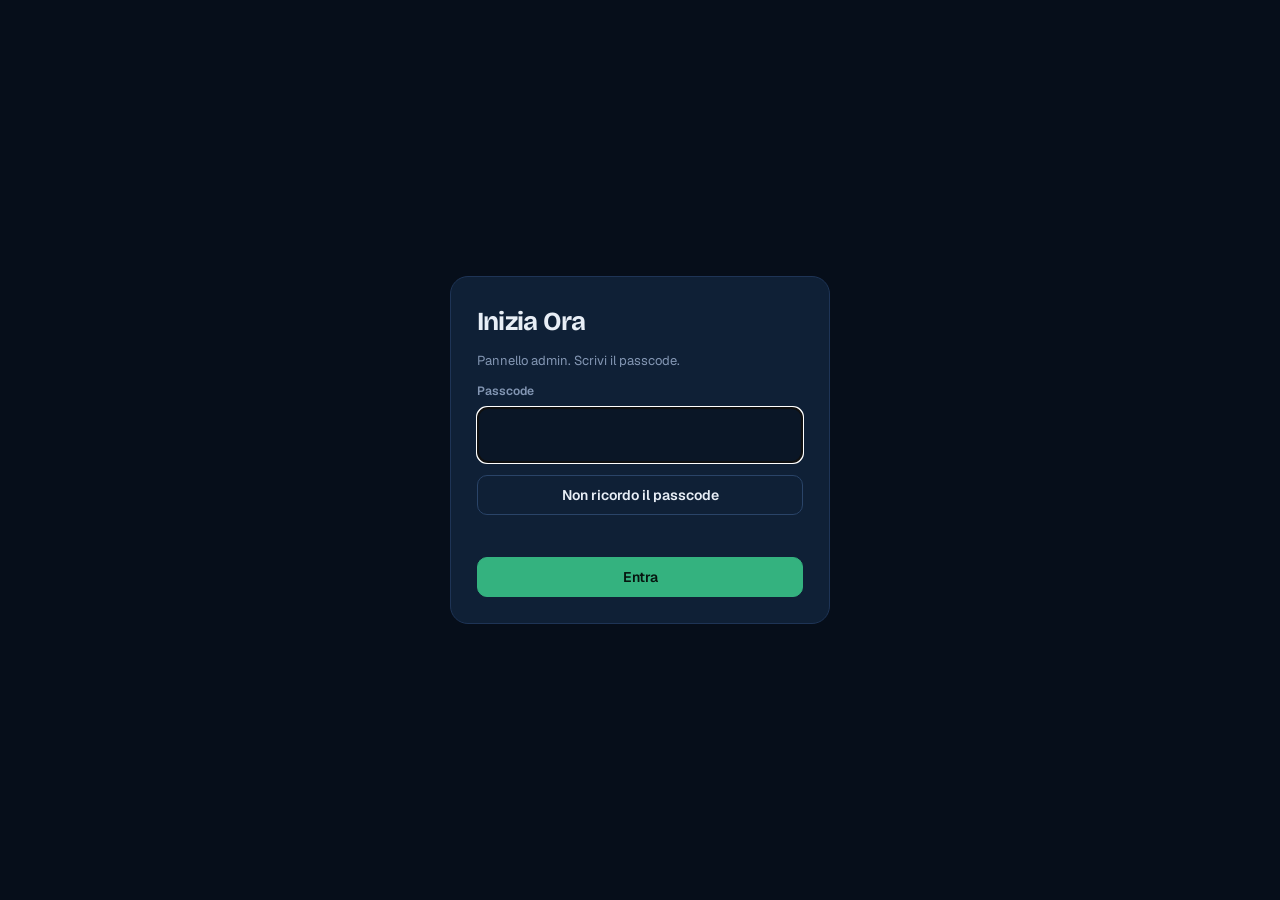
<file: admin/index.html>
<!doctype html>
<html lang="it">
<head>
<meta charset="utf-8">
<meta name="viewport" content="width=device-width,initial-scale=1">
<meta http-equiv="Content-Security-Policy" content="default-src 'self'; script-src 'self'; style-src 'self' 'unsafe-inline'; img-src 'self' data:; font-src 'self'; connect-src https://wtsozmowwzroaftqyclg.supabase.co wss://wtsozmowwzroaftqyclg.supabase.co; object-src 'none'; base-uri 'self'; form-action 'none'">
<meta name="robots" content="noindex,nofollow">
<meta name="referrer" content="no-referrer">
<meta name="theme-color" content="#0A1626">
<title>AxisLore Admin</title>
<link rel="icon" href="../img/favicon.svg" type="image/svg+xml">
<link rel="stylesheet" href="admin.css?v=69a574a3">
<script type="module" src="admin.js?v=f896cbfb"></script>
</head>
<body>
<div id="root"></div>
<div class="toast" id="toast" role="status"></div>
</body>
</html>
</file>
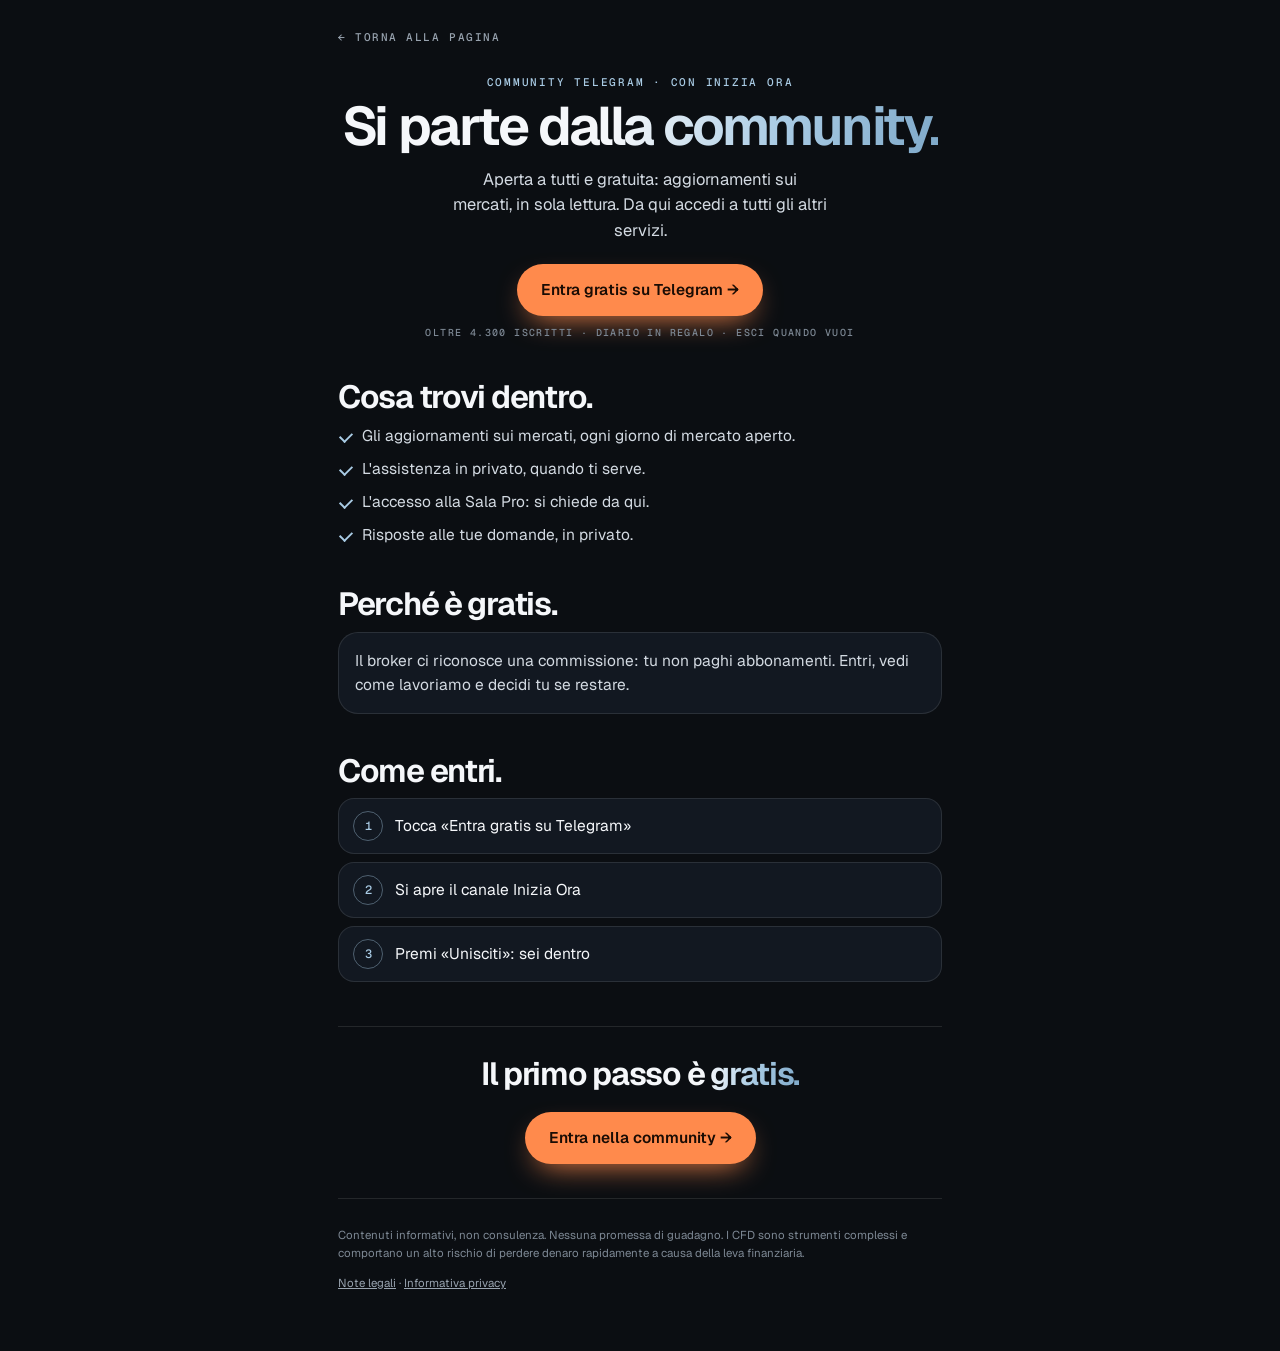
<file: community.html>
<!doctype html>
<html lang="it">
<head>
<meta charset="utf-8">
<meta name="viewport" content="width=device-width,initial-scale=1,viewport-fit=cover">
<title>Community Telegram · Inizia Ora</title>
<meta name="description" content="La community Telegram di Inizia Ora: gratuita, aperta a tutti. Da qui accedi alla Sala Pro e agli altri servizi.">
<meta name="theme-color" content="#0B0E12">
<link rel="preconnect" href="https://fonts.googleapis.com">
<link rel="preconnect" href="https://fonts.gstatic.com" crossorigin>
<link rel="stylesheet" href="https://fonts.googleapis.com/css2?family=Geist:wght@400;500;600;700&family=Geist+Mono:wght@400;500&display=swap">
<link rel="stylesheet" href="servizi.css">
</head>
<body data-pagina="community">
<div class="w">
  <a class="back" href="./">← Torna alla pagina</a>
  <div class="top">
    <span class="eye">Community Telegram · con Inizia Ora</span>
    <h1>Si parte <span class="grad">dalla community.</span></h1>
    <p class="role">Aperta a tutti e gratuita: aggiornamenti sui mercati, in sola lettura. Da qui accedi a tutti gli altri servizi.</p>
    <a class="cta" href="https://t.me/IniziaOraForex" data-cta="telegram">Entra gratis su Telegram →</a>
    <p class="fine">Oltre 4.300 iscritti · diario in regalo · esci quando vuoi</p>
  </div>
  <h2>Cosa trovi dentro.</h2>
  <ul class="ck"><li>Gli aggiornamenti sui mercati, ogni giorno di mercato aperto.</li><li>L'assistenza in privato, quando ti serve.</li><li>L'accesso alla Sala Pro: si chiede da qui.</li><li>Risposte alle tue domande, in privato.</li></ul>
  <h2>Perché è gratis.</h2>
  <div class="box"><p style="margin:0">Il broker ci riconosce una commissione: tu non paghi abbonamenti. Entri, vedi come lavoriamo e decidi tu se restare.</p></div>
  <h2>Come entri.</h2>
  <ol class="steps"><li>Tocca «Entra gratis su Telegram»</li><li>Si apre il canale Inizia Ora</li><li>Premi «Unisciti»: sei dentro</li></ol>
  <div class="end">
    <h2>Il primo passo <span class="grad">è gratis.</span></h2>
    <a class="cta" href="https://t.me/IniziaOraForex" data-cta="telegram">Entra nella community →</a>
  </div>
  <div class="legal"><p>Contenuti informativi, non consulenza. Nessuna promessa di guadagno. I CFD sono strumenti complessi e comportano un alto rischio di perdere denaro rapidamente a causa della leva finanziaria.</p><p><a href="note-legali.html">Note legali</a> · <a href="privacy.html">Informativa privacy</a></p></div>
</div>
<script src="traccia.js"></script>
</body>
</html>
</file>
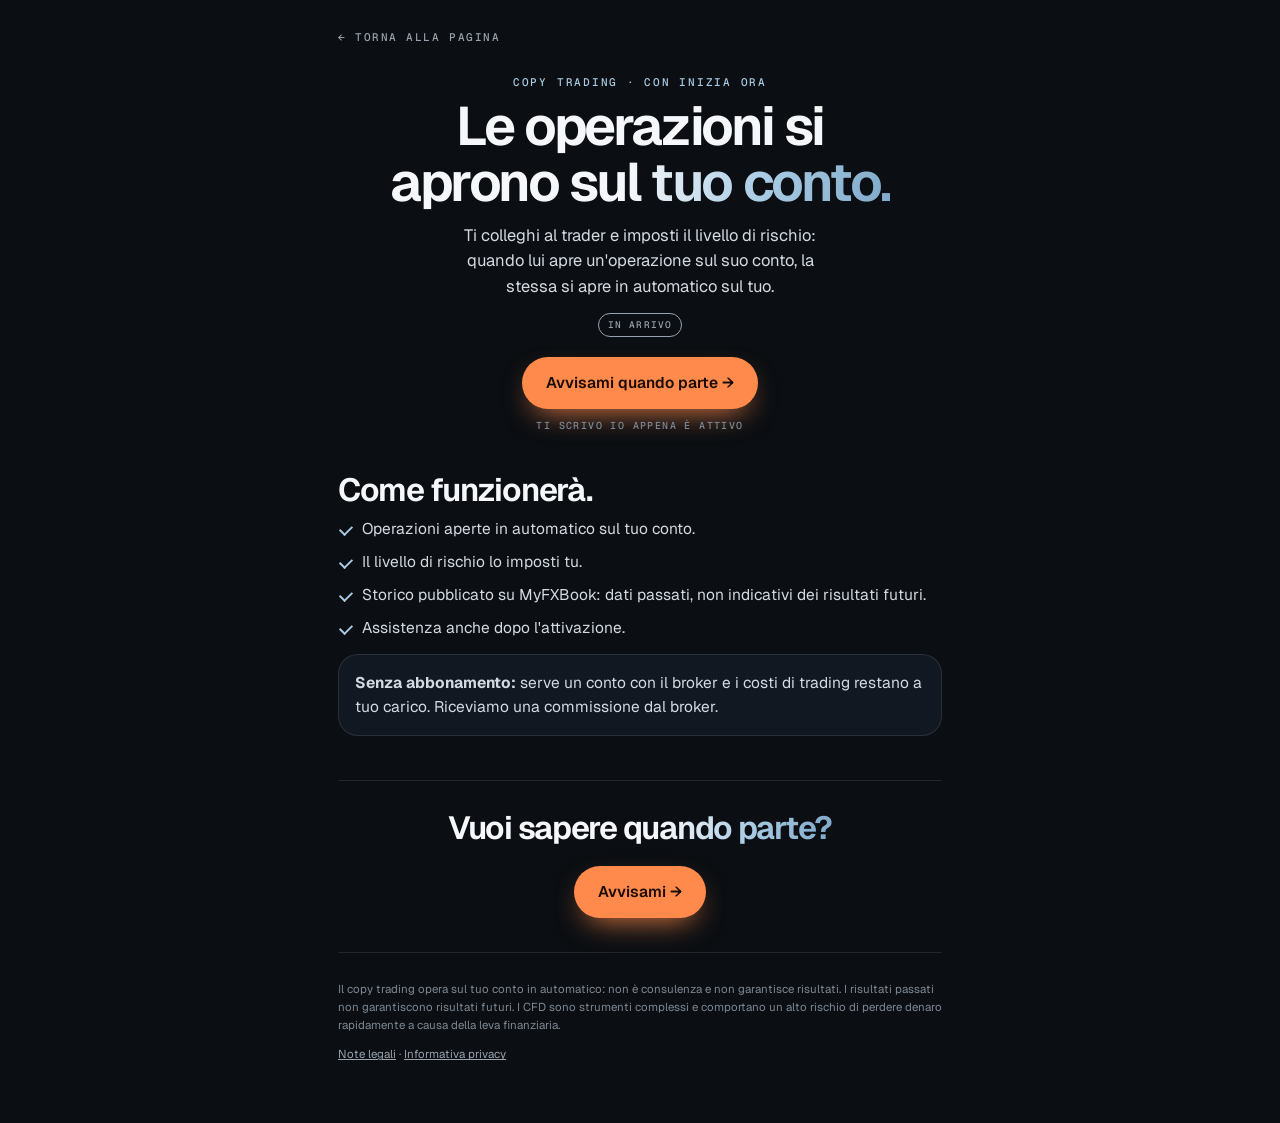
<file: copy-trading.html>
<!doctype html>
<html lang="it">
<head>
<meta charset="utf-8">
<meta name="viewport" content="width=device-width,initial-scale=1,viewport-fit=cover">
<title>Copy trading · Inizia Ora</title>
<meta name="description" content="Copy trading di Inizia Ora, in arrivo: le operazioni del trader si aprono sul tuo conto con il rischio che imposti tu.">
<meta name="theme-color" content="#0B0E12">
<link rel="preconnect" href="https://fonts.googleapis.com">
<link rel="preconnect" href="https://fonts.gstatic.com" crossorigin>
<link rel="stylesheet" href="https://fonts.googleapis.com/css2?family=Geist:wght@400;500;600;700&family=Geist+Mono:wght@400;500&display=swap">
<link rel="stylesheet" href="servizi.css">
</head>
<body data-pagina="copy-trading">
<div class="w">
  <a class="back" href="./">← Torna alla pagina</a>
  <div class="top">
    <span class="eye">Copy trading · con Inizia Ora</span>
    <h1>Le operazioni si aprono <span class="grad">sul tuo conto.</span></h1>
    <p class="role">Ti colleghi al trader e imposti il livello di rischio: quando lui apre un'operazione sul suo conto, la stessa si apre in automatico sul tuo.</p>
    <span class="tag soon">In arrivo</span><br>
    <a class="cta" href="https://t.me/lancillottoo?text=Ciao%21%20Ti%20scrivo%20dal%20link%20in%20bio%3A%20avvisami%20quando%20parte%20il%20copy%20trading." data-cta="lista-attesa">Avvisami quando parte →</a>
    <p class="fine">Ti scrivo io appena è attivo</p>
  </div>
  <h2>Come funzionerà.</h2>
  <ul class="ck"><li>Operazioni aperte in automatico sul tuo conto.</li><li>Il livello di rischio lo imposti tu.</li><li>Storico pubblicato su MyFXBook: dati passati, non indicativi dei risultati futuri.</li><li>Assistenza anche dopo l'attivazione.</li></ul>
  <div class="box" style="margin-top:14px"><p style="margin:0"><b>Senza abbonamento:</b> serve un conto con il broker e i costi di trading restano a tuo carico. Riceviamo una commissione dal broker.</p></div>
  <div class="end">
    <h2>Vuoi sapere <span class="grad">quando parte?</span></h2>
    <a class="cta" href="https://t.me/lancillottoo?text=Ciao%21%20Ti%20scrivo%20dal%20link%20in%20bio%3A%20avvisami%20quando%20parte%20il%20copy%20trading." data-cta="lista-attesa">Avvisami →</a>
  </div>
  <div class="legal"><p>Il copy trading opera sul tuo conto in automatico: non è consulenza e non garantisce risultati. I risultati passati non garantiscono risultati futuri. I CFD sono strumenti complessi e comportano un alto rischio di perdere denaro rapidamente a causa della leva finanziaria.</p><p><a href="note-legali.html">Note legali</a> · <a href="privacy.html">Informativa privacy</a></p></div>
</div>
<script src="traccia.js"></script>
</body>
</html>
</file>
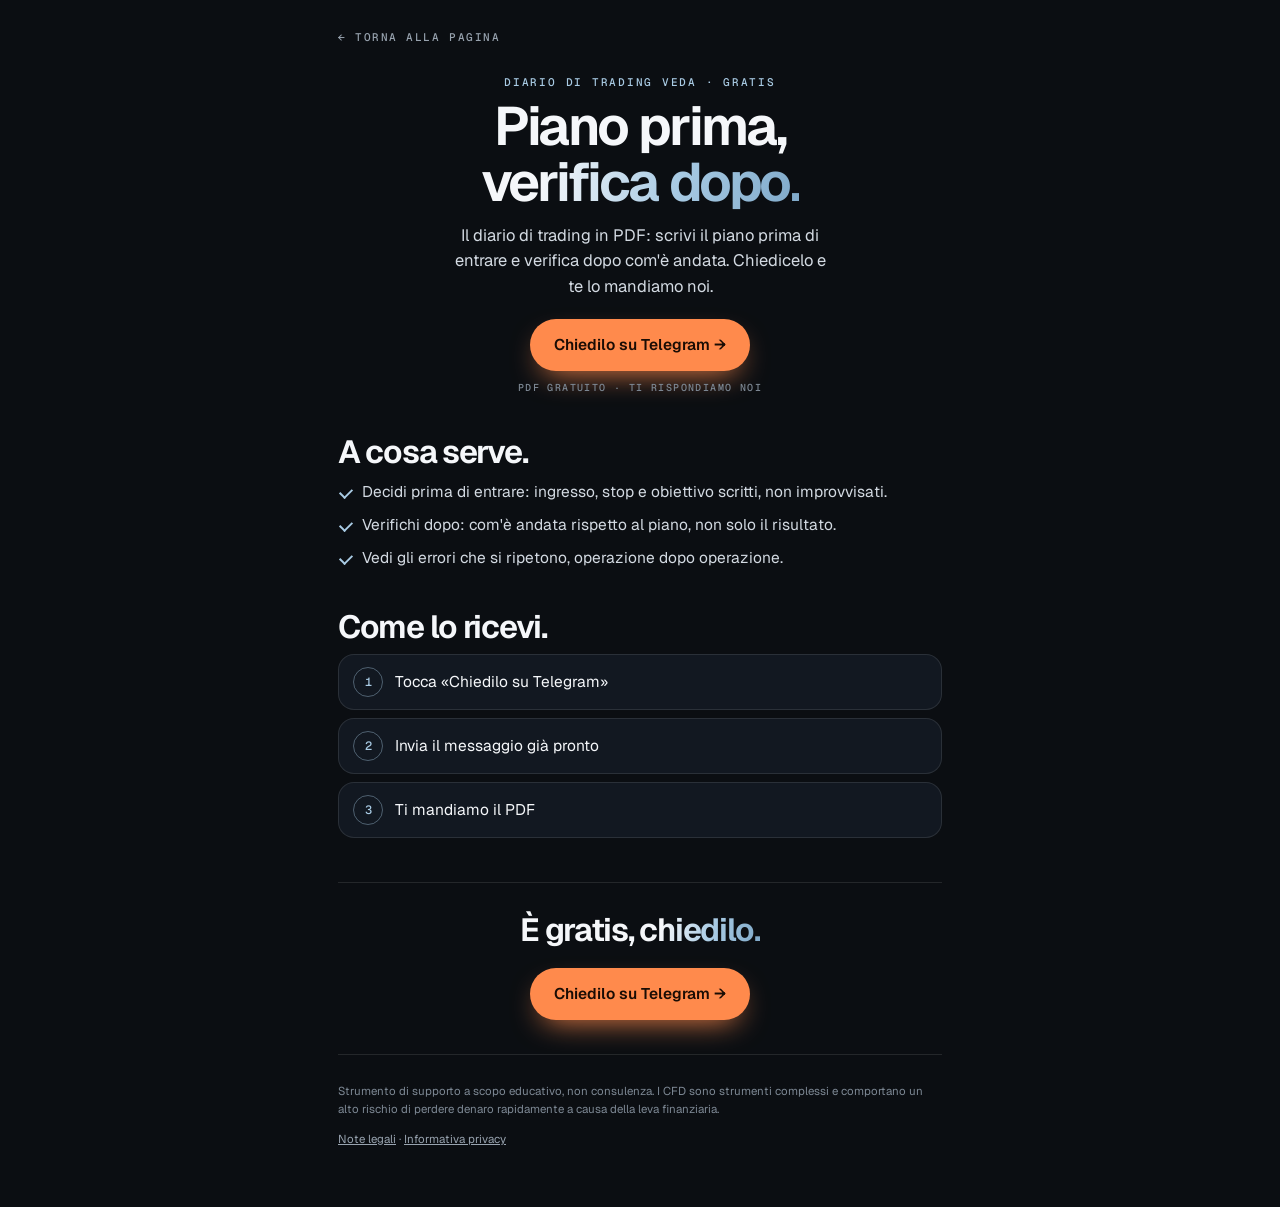
<file: diario.html>
<!doctype html>
<html lang="it">
<head>
<meta charset="utf-8">
<meta name="viewport" content="width=device-width,initial-scale=1,viewport-fit=cover">
<title>Diario di trading Veda · gratis</title>
<meta name="description" content="Il diario di trading Veda in PDF, gratuito: piano prima di entrare, verifica dopo.">
<meta name="theme-color" content="#0B0E12">
<link rel="preconnect" href="https://fonts.googleapis.com">
<link rel="preconnect" href="https://fonts.gstatic.com" crossorigin>
<link rel="stylesheet" href="https://fonts.googleapis.com/css2?family=Geist:wght@400;500;600;700&family=Geist+Mono:wght@400;500&display=swap">
<link rel="stylesheet" href="servizi.css">
</head>
<body data-pagina="diario">
<div class="w">
  <a class="back" href="./">← Torna alla pagina</a>
  <div class="top">
    <span class="eye">Diario di trading Veda · gratis</span>
    <h1>Piano prima, <span class="grad">verifica dopo.</span></h1>
    <p class="role">Il diario di trading in PDF: scrivi il piano prima di entrare e verifica dopo com'è andata. Chiedicelo e te lo mandiamo noi.</p>
    <a class="cta" href="https://t.me/lancillottoo?text=Ciao%21%20Ti%20scrivo%20dal%20link%20in%20bio%3A%20vorrei%20ricevere%20il%20Diario%20di%20trading%20Veda." data-cta="diario">Chiedilo su Telegram →</a>
    <p class="fine">PDF gratuito · ti rispondiamo noi</p>
  </div>
  <h2>A cosa serve.</h2>
  <ul class="ck"><li>Decidi prima di entrare: ingresso, stop e obiettivo scritti, non improvvisati.</li><li>Verifichi dopo: com'è andata rispetto al piano, non solo il risultato.</li><li>Vedi gli errori che si ripetono, operazione dopo operazione.</li></ul>
  <h2>Come lo ricevi.</h2>
  <ol class="steps"><li>Tocca «Chiedilo su Telegram»</li><li>Invia il messaggio già pronto</li><li>Ti mandiamo il PDF</li></ol>
  <div class="end">
    <h2>È gratis, <span class="grad">chiedilo.</span></h2>
    <a class="cta" href="https://t.me/lancillottoo?text=Ciao%21%20Ti%20scrivo%20dal%20link%20in%20bio%3A%20vorrei%20ricevere%20il%20Diario%20di%20trading%20Veda." data-cta="diario">Chiedilo su Telegram →</a>
  </div>
  <div class="legal"><p>Strumento di supporto a scopo educativo, non consulenza. I CFD sono strumenti complessi e comportano un alto rischio di perdere denaro rapidamente a causa della leva finanziaria.</p><p><a href="note-legali.html">Note legali</a> · <a href="privacy.html">Informativa privacy</a></p></div>
</div>
<script src="traccia.js"></script>
</body>
</html>
</file>
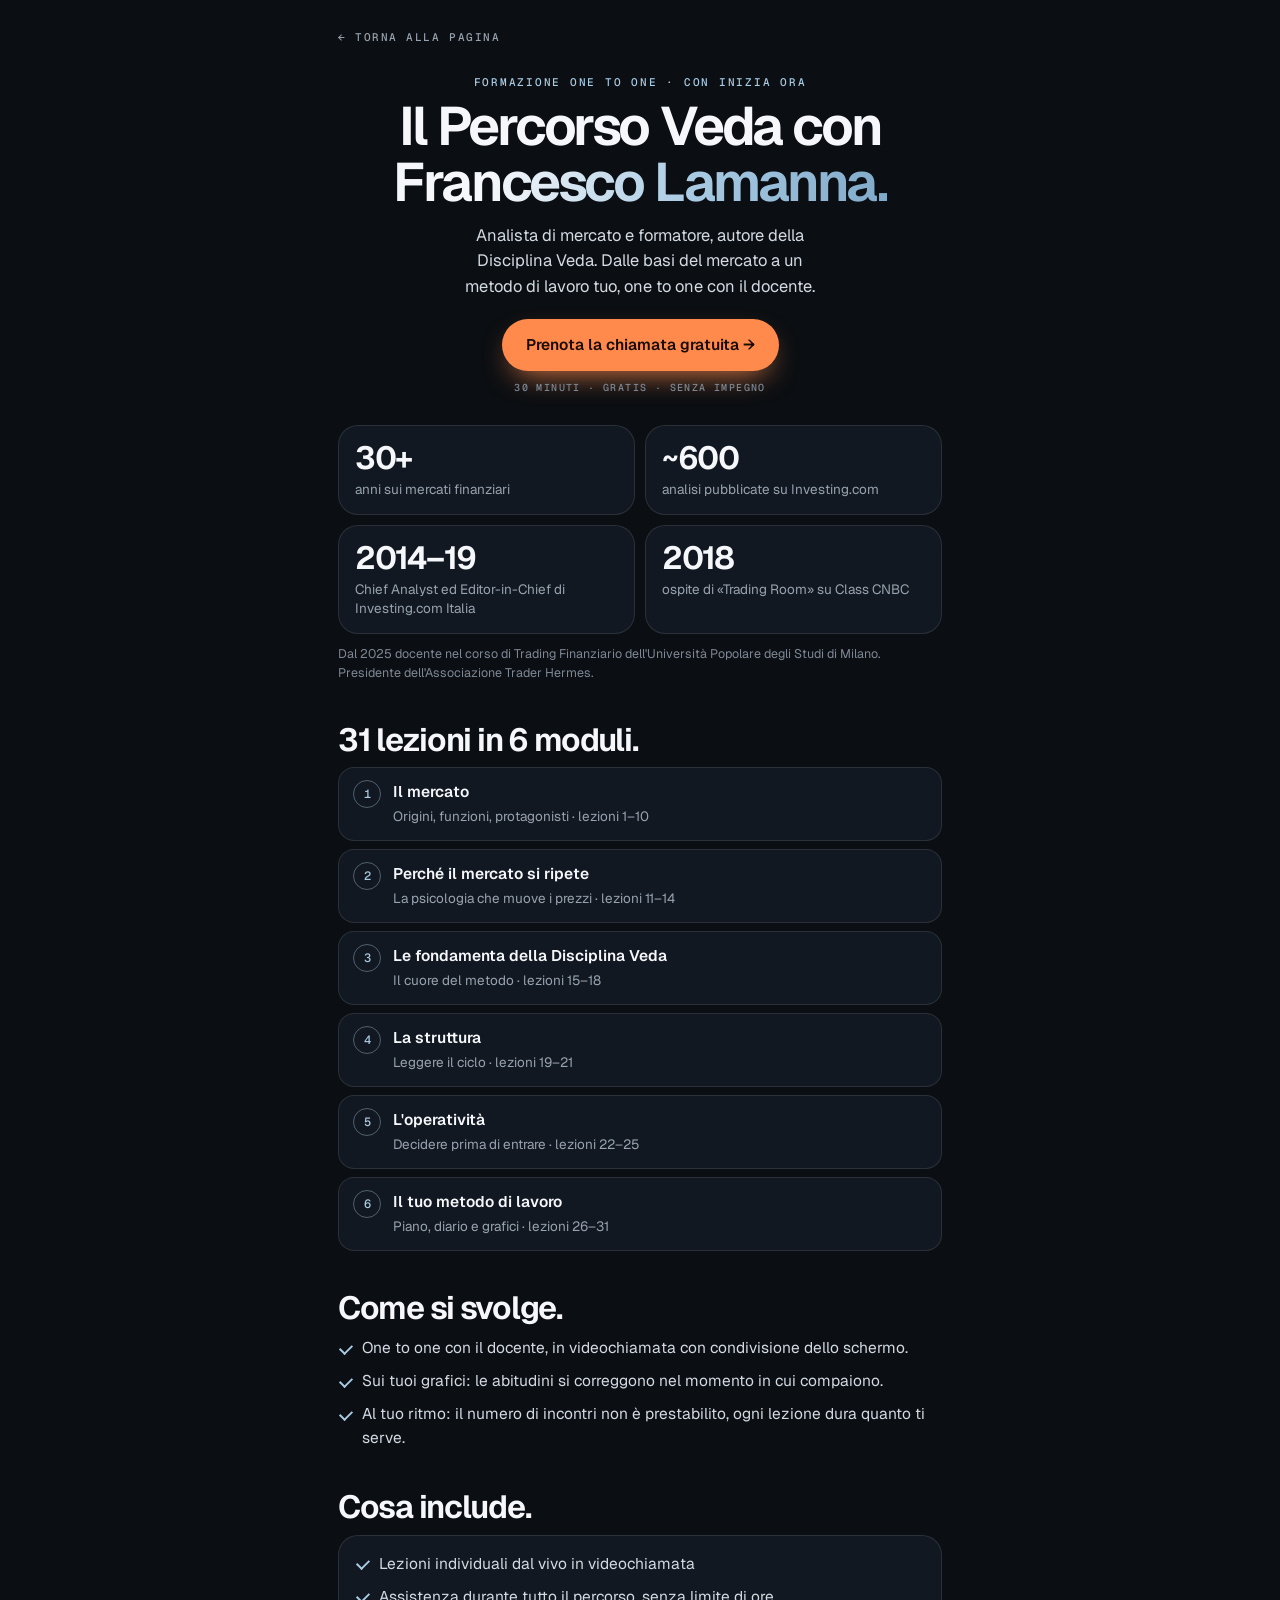
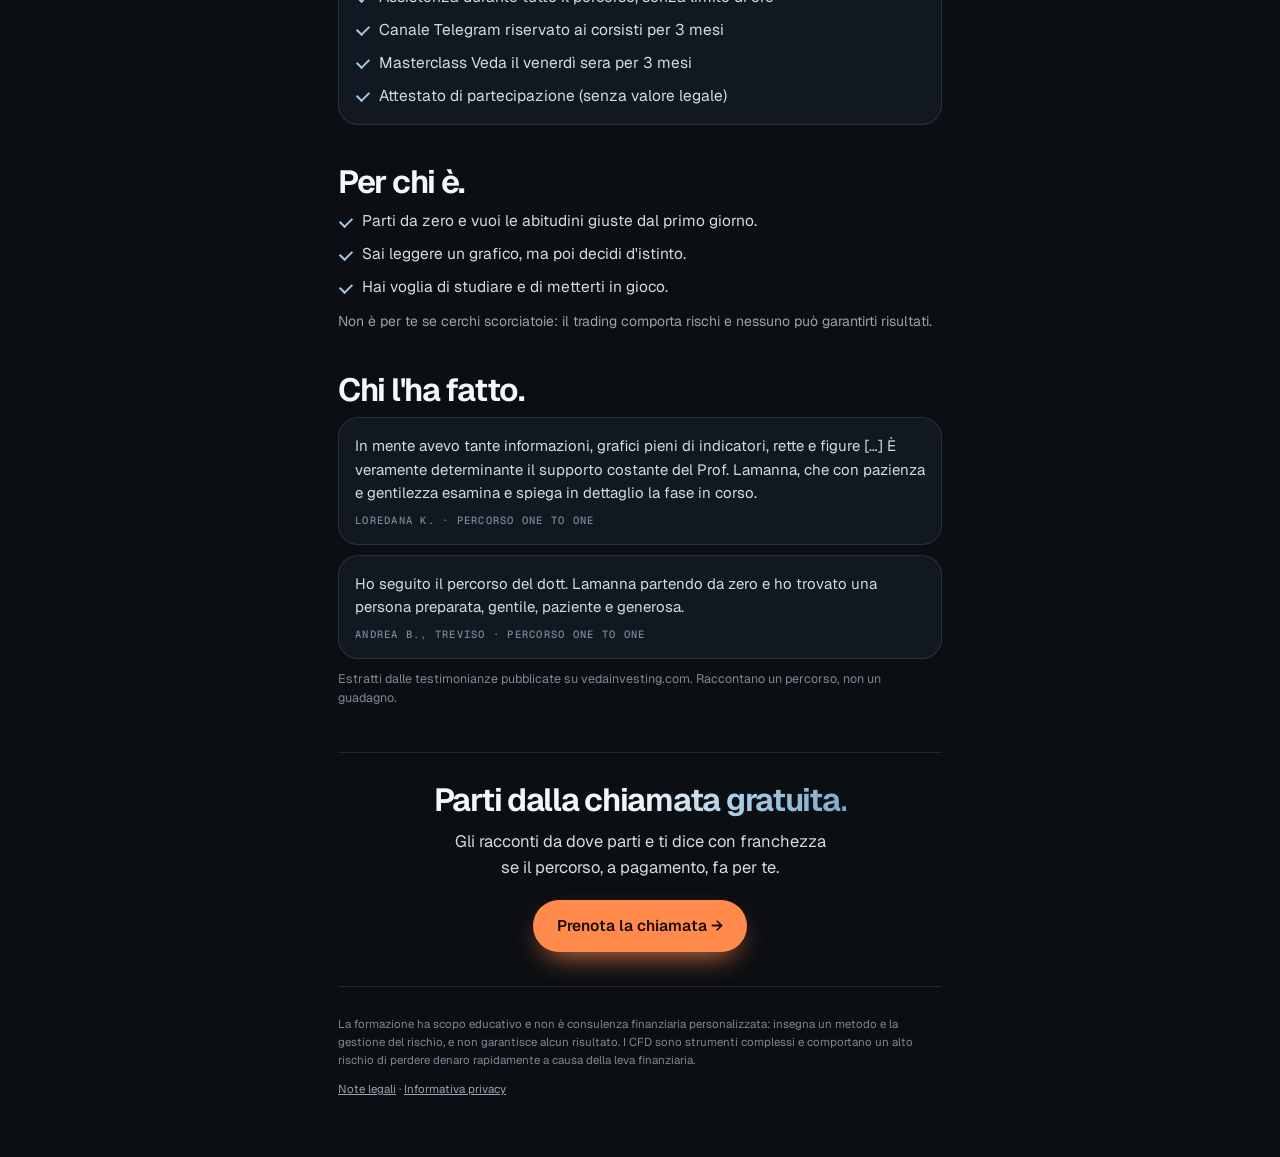
<file: formazione.html>
<!doctype html>
<html lang="it">
<head>
<meta charset="utf-8">
<meta name="viewport" content="width=device-width,initial-scale=1,viewport-fit=cover">
<title>Formazione one to one · Percorso Veda</title>
<meta name="description" content="Il Percorso Veda con Francesco Lamanna: 31 lezioni in 6 moduli, one to one sui tuoi grafici. La prima chiamata è gratuita.">
<meta name="theme-color" content="#0B0E12">
<link rel="preconnect" href="https://fonts.googleapis.com">
<link rel="preconnect" href="https://fonts.gstatic.com" crossorigin>
<link rel="stylesheet" href="https://fonts.googleapis.com/css2?family=Geist:wght@400;500;600;700&family=Geist+Mono:wght@400;500&display=swap">
<link rel="stylesheet" href="servizi.css">
</head>
<body data-pagina="formazione">
<div class="w">
  <a class="back" href="./">← Torna alla pagina</a>

  <div class="top">
    <span class="eye">Formazione one to one · con Inizia Ora</span>
    <h1>Il Percorso Veda con <span class="grad">Francesco Lamanna.</span></h1>
    <p class="role">Analista di mercato e formatore, autore della Disciplina Veda. Dalle basi del mercato a un metodo di lavoro tuo, one to one con il docente.</p>
    <a class="cta" href="https://t.me/lancillottoo?text=Ciao%21%20Ti%20scrivo%20dal%20link%20in%20bio%3A%20vorrei%20prenotare%20la%20chiamata%20gratuita%20con%20Francesco%20Lamanna." data-cta="formazione">Prenota la chiamata gratuita →</a>
    <p class="fine">30 minuti · gratis · senza impegno</p>
  </div>

  <div class="stats">
    <div class="stat"><b>30+</b><span>anni sui mercati finanziari</span></div>
    <div class="stat"><b>~600</b><span>analisi pubblicate su Investing.com</span></div>
    <div class="stat"><b>2014–19</b><span>Chief Analyst ed Editor-in-Chief di Investing.com Italia</span></div>
    <div class="stat"><b>2018</b><span>ospite di «Trading Room» su Class CNBC</span></div>
  </div>
  <p class="note">Dal 2025 docente nel corso di Trading Finanziario dell'Università Popolare degli Studi di Milano. Presidente dell'Associazione Trader Hermes.</p>

  <h2>31 lezioni in 6 moduli.</h2>
  <div class="mods">
    <div class="mod"><i>1</i><div><b>Il mercato</b><span>Origini, funzioni, protagonisti · lezioni 1–10</span></div></div>
    <div class="mod"><i>2</i><div><b>Perché il mercato si ripete</b><span>La psicologia che muove i prezzi · lezioni 11–14</span></div></div>
    <div class="mod"><i>3</i><div><b>Le fondamenta della Disciplina Veda</b><span>Il cuore del metodo · lezioni 15–18</span></div></div>
    <div class="mod"><i>4</i><div><b>La struttura</b><span>Leggere il ciclo · lezioni 19–21</span></div></div>
    <div class="mod"><i>5</i><div><b>L'operatività</b><span>Decidere prima di entrare · lezioni 22–25</span></div></div>
    <div class="mod"><i>6</i><div><b>Il tuo metodo di lavoro</b><span>Piano, diario e grafici · lezioni 26–31</span></div></div>
  </div>

  <h2>Come si svolge.</h2>
  <ul class="ck">
    <li>One to one con il docente, in videochiamata con condivisione dello schermo.</li>
    <li>Sui tuoi grafici: le abitudini si correggono nel momento in cui compaiono.</li>
    <li>Al tuo ritmo: il numero di incontri non è prestabilito, ogni lezione dura quanto ti serve.</li>
  </ul>

  <h2>Cosa include.</h2>
  <div class="box"><ul class="ck">
    <li>Lezioni individuali dal vivo in videochiamata</li>
    <li>Assistenza durante tutto il percorso, senza limite di ore</li>
    <li>Canale Telegram riservato ai corsisti per 3 mesi</li>
    <li>Masterclass Veda il venerdì sera per 3 mesi</li>
    <li>Attestato di partecipazione (senza valore legale)</li>
  </ul></div>

  <h2>Per chi è.</h2>
  <ul class="ck">
    <li>Parti da zero e vuoi le abitudini giuste dal primo giorno.</li>
    <li>Sai leggere un grafico, ma poi decidi d'istinto.</li>
    <li>Hai voglia di studiare e di metterti in gioco.</li>
  </ul>
  <p class="no">Non è per te se cerchi scorciatoie: il trading comporta rischi e nessuno può garantirti risultati.</p>

  <h2>Chi l'ha fatto.</h2>
  <div class="tst">
    <div class="box"><q>In mente avevo tante informazioni, grafici pieni di indicatori, rette e figure […] È veramente determinante il supporto costante del Prof. Lamanna, che con pazienza e gentilezza esamina e spiega in dettaglio la fase in corso.</q><small>Loredana K. · Percorso one to one</small></div>
    <div class="box"><q>Ho seguito il percorso del dott. Lamanna partendo da zero e ho trovato una persona preparata, gentile, paziente e generosa.</q><small>Andrea B., Treviso · Percorso one to one</small></div>
  </div>
  <p class="note">Estratti dalle testimonianze pubblicate su vedainvesting.com. Raccontano un percorso, non un guadagno.</p>

  <div class="end">
    <h2>Parti dalla <span class="grad">chiamata gratuita.</span></h2>
    <p class="role">Gli racconti da dove parti e ti dice con franchezza se il percorso, a pagamento, fa per te.</p>
    <a class="cta" href="https://t.me/lancillottoo?text=Ciao%21%20Ti%20scrivo%20dal%20link%20in%20bio%3A%20vorrei%20prenotare%20la%20chiamata%20gratuita%20con%20Francesco%20Lamanna." data-cta="formazione">Prenota la chiamata →</a>
  </div>

  <div class="legal"><p>La formazione ha scopo educativo e non è consulenza finanziaria personalizzata: insegna un metodo e la gestione del rischio, e non garantisce alcun risultato. I CFD sono strumenti complessi e comportano un alto rischio di perdere denaro rapidamente a causa della leva finanziaria.</p><p><a href="note-legali.html">Note legali</a> · <a href="privacy.html">Informativa privacy</a></p></div>
</div>
<script src="traccia.js"></script>
</body>
</html>
</file>
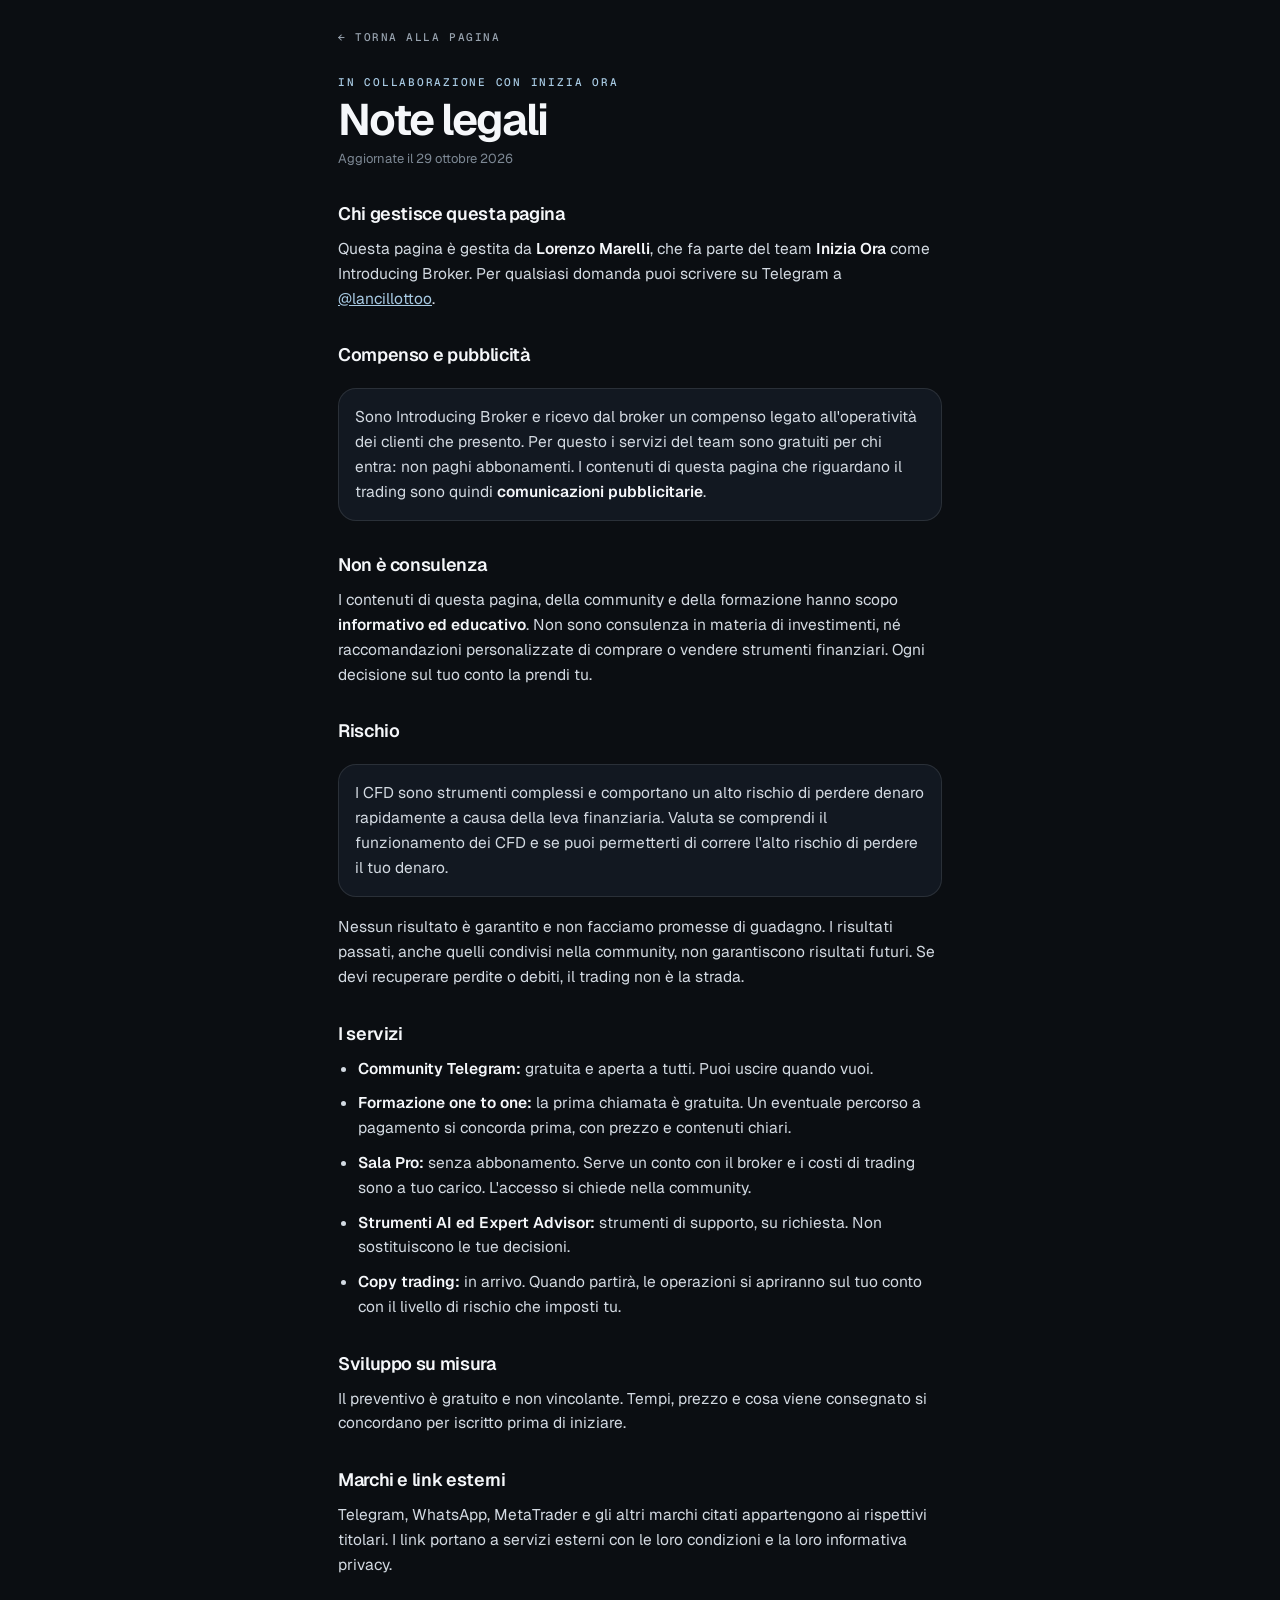
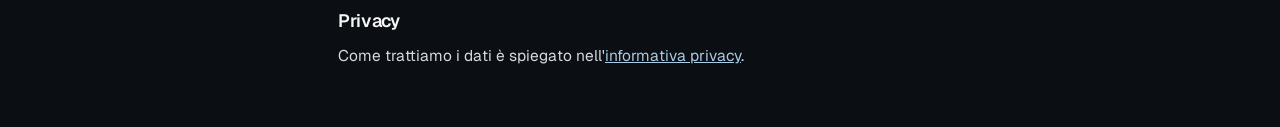
<file: note-legali.html>
<!doctype html>
<html lang="it">
<head>
<meta charset="utf-8">
<meta name="viewport" content="width=device-width,initial-scale=1,viewport-fit=cover">
<title>Note legali · link in bio</title>
<meta name="theme-color" content="#0B0E12">
<link rel="preconnect" href="https://fonts.googleapis.com">
<link rel="preconnect" href="https://fonts.gstatic.com" crossorigin>
<link rel="stylesheet" href="https://fonts.googleapis.com/css2?family=Geist:wght@400;500;600;700&family=Geist+Mono:wght@400;500&display=swap">
<style>
:root{--bg:#0B0E12;--tile:#121821;--fg:#F5F7FA;--soft:#D3DAE2;--mute:#98A3AF;--dim:#7D8894;--acc:#A9CBE4;--line:rgba(255,255,255,.1);
  --f:"Geist",system-ui,-apple-system,"Segoe UI",sans-serif;--fm:"Geist Mono",ui-monospace,Menlo,monospace;color-scheme:dark}
*{box-sizing:border-box}
html,body{overflow-x:clip}
body{margin:0;background:var(--bg);color:var(--soft);font-family:var(--f);font-size:15.5px;line-height:1.6;-webkit-font-smoothing:antialiased}
a{color:var(--acc)}
.w{max-width:640px;margin:0 auto;padding:22px max(18px,env(safe-area-inset-left,0px)) calc(48px + env(safe-area-inset-bottom,0px))}
.back{display:inline-block;font:500 11px/1 var(--fm);letter-spacing:.14em;text-transform:uppercase;color:var(--mute);text-decoration:none;padding:10px 0}
.eye{display:block;margin-top:22px;font:500 11px/1.3 var(--fm);letter-spacing:.16em;text-transform:uppercase;color:var(--acc)}
h1{margin:8px 0 6px;color:var(--fg);font-size:clamp(30px,8vw,44px);font-weight:650;letter-spacing:-.045em;line-height:1.05}
.upd{margin:0 0 26px;font-size:13px;color:var(--dim)}
h2{margin:30px 0 8px;color:var(--fg);font-size:18px;font-weight:600;letter-spacing:-.02em}
p,li{margin:0 0 10px}
ul{padding-left:20px;margin:0 0 10px}
.box{margin:18px 0;padding:16px;border-radius:18px;background:var(--tile);border:1px solid var(--line)}
.box p:last-child{margin:0}
b{color:var(--fg);font-weight:600}
</style>
</head>
<body>
<div class="w">
  <a class="back" href="./">← Torna alla pagina</a>
  <span class="eye">In collaborazione con Inizia Ora</span>
  <h1>Note legali</h1>
  <p class="upd">Aggiornate il 29 ottobre 2026</p>

  <h2>Chi gestisce questa pagina</h2>
  <p>Questa pagina è gestita da <b>Lorenzo Marelli</b>, che fa parte del team <b>Inizia Ora</b> come Introducing Broker. Per qualsiasi domanda puoi scrivere su Telegram a <a href="https://t.me/lancillottoo">@lancillottoo</a>.</p>

  <h2>Compenso e pubblicità</h2>
  <div class="box"><p>Sono Introducing Broker e ricevo dal broker un compenso legato all'operatività dei clienti che presento. Per questo i servizi del team sono gratuiti per chi entra: non paghi abbonamenti. I contenuti di questa pagina che riguardano il trading sono quindi <b>comunicazioni pubblicitarie</b>.</p></div>

  <h2>Non è consulenza</h2>
  <p>I contenuti di questa pagina, della community e della formazione hanno scopo <b>informativo ed educativo</b>. Non sono consulenza in materia di investimenti, né raccomandazioni personalizzate di comprare o vendere strumenti finanziari. Ogni decisione sul tuo conto la prendi tu.</p>

  <h2>Rischio</h2>
  <div class="box"><p>I CFD sono strumenti complessi e comportano un alto rischio di perdere denaro rapidamente a causa della leva finanziaria. Valuta se comprendi il funzionamento dei CFD e se puoi permetterti di correre l'alto rischio di perdere il tuo denaro.</p></div>
  <p>Nessun risultato è garantito e non facciamo promesse di guadagno. I risultati passati, anche quelli condivisi nella community, non garantiscono risultati futuri. Se devi recuperare perdite o debiti, il trading non è la strada.</p>

  <h2>I servizi</h2>
  <ul>
    <li><b>Community Telegram:</b> gratuita e aperta a tutti. Puoi uscire quando vuoi.</li>
    <li><b>Formazione one to one:</b> la prima chiamata è gratuita. Un eventuale percorso a pagamento si concorda prima, con prezzo e contenuti chiari.</li>
    <li><b>Sala Pro:</b> senza abbonamento. Serve un conto con il broker e i costi di trading sono a tuo carico. L'accesso si chiede nella community.</li>
    <li><b>Strumenti AI ed Expert Advisor:</b> strumenti di supporto, su richiesta. Non sostituiscono le tue decisioni.</li>
    <li><b>Copy trading:</b> in arrivo. Quando partirà, le operazioni si apriranno sul tuo conto con il livello di rischio che imposti tu.</li>
  </ul>

  <h2>Sviluppo su misura</h2>
  <p>Il preventivo è gratuito e non vincolante. Tempi, prezzo e cosa viene consegnato si concordano per iscritto prima di iniziare.</p>

  <h2>Marchi e link esterni</h2>
  <p>Telegram, WhatsApp, MetaTrader e gli altri marchi citati appartengono ai rispettivi titolari. I link portano a servizi esterni con le loro condizioni e la loro informativa privacy.</p>

  <h2>Privacy</h2>
  <p>Come trattiamo i dati è spiegato nell'<a href="privacy.html">informativa privacy</a>.</p>
</div>
</body>
</html>
</file>
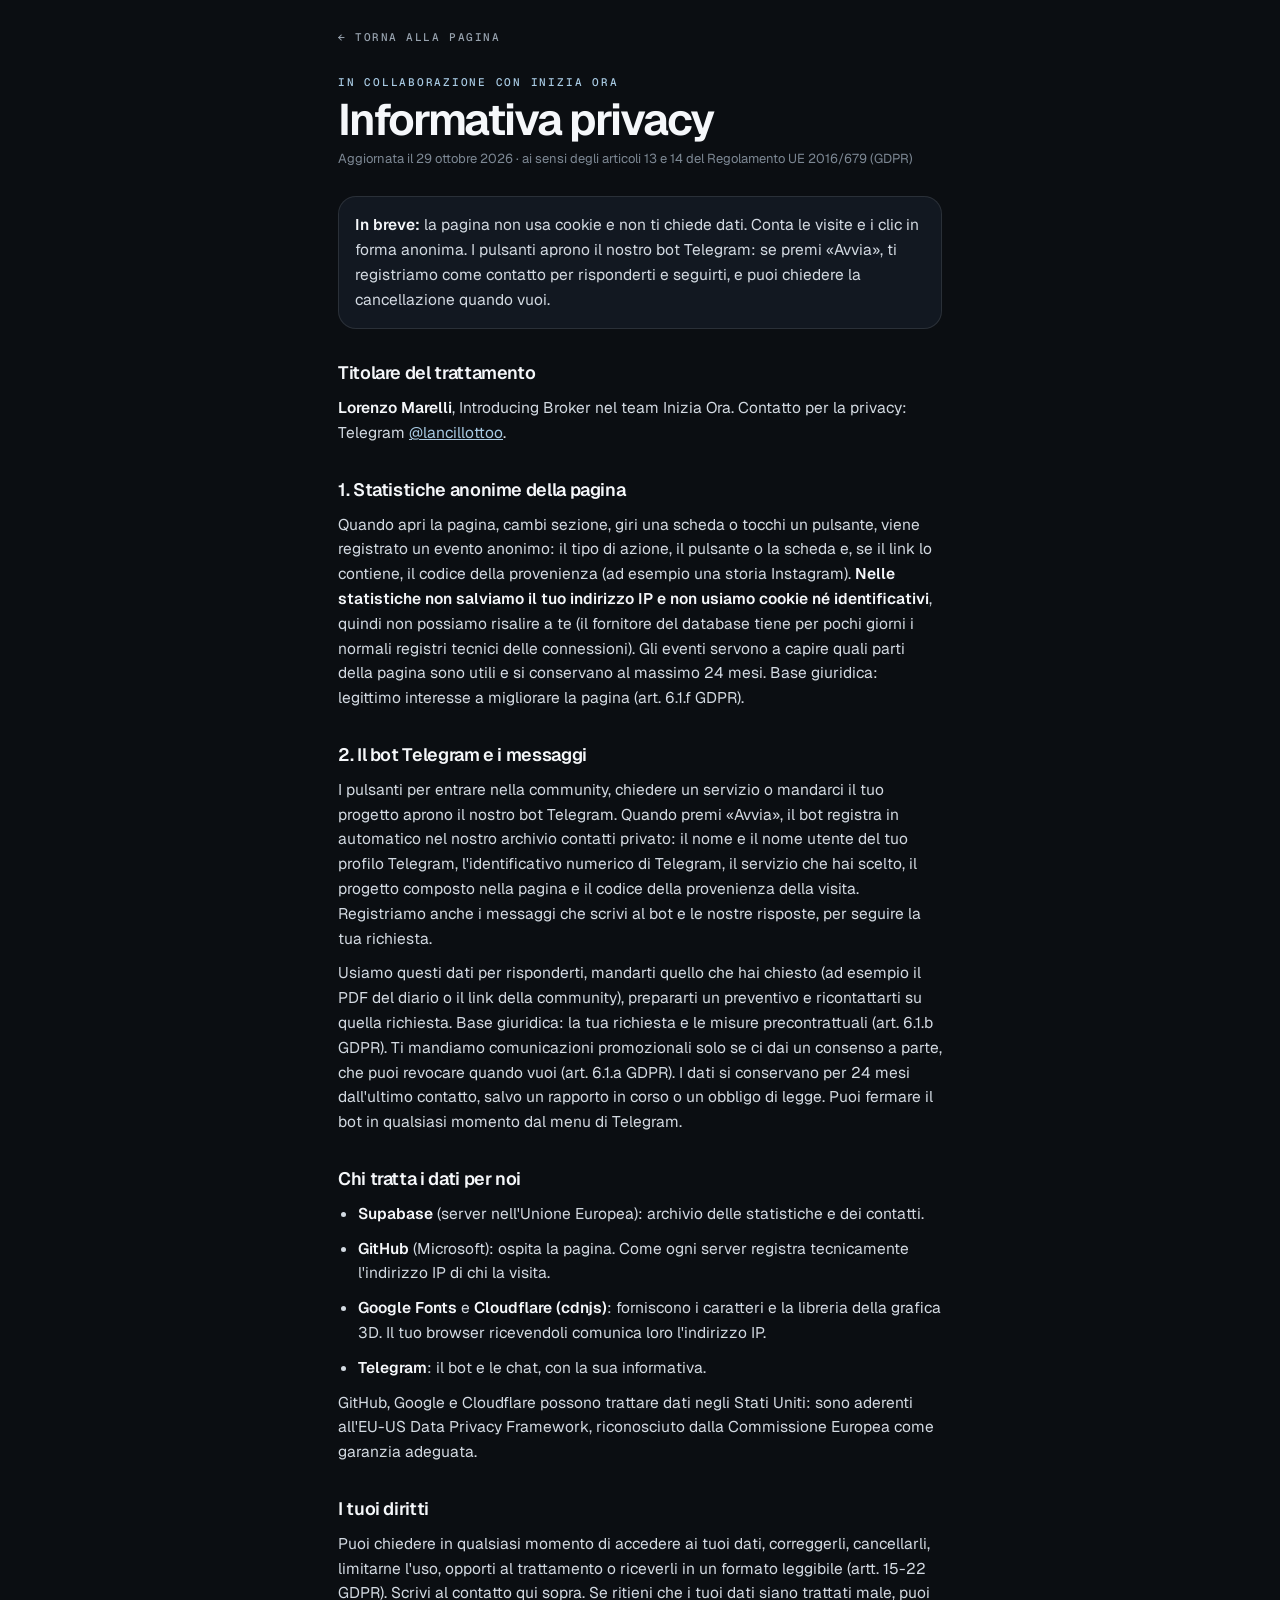
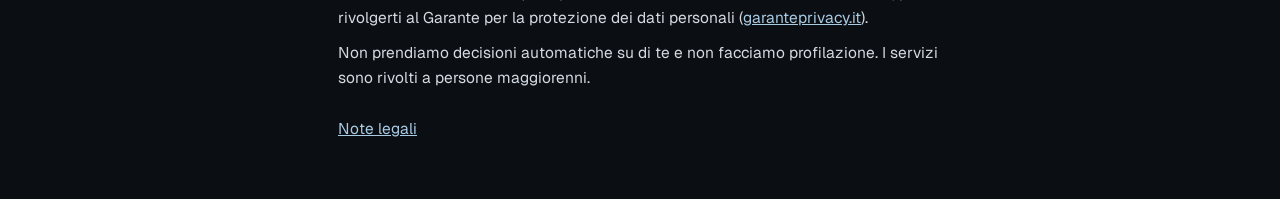
<file: privacy.html>
<!doctype html>
<html lang="it">
<head>
<meta charset="utf-8">
<meta name="viewport" content="width=device-width,initial-scale=1,viewport-fit=cover">
<title>Informativa privacy · link in bio</title>
<meta name="theme-color" content="#0B0E12">
<link rel="preconnect" href="https://fonts.googleapis.com">
<link rel="preconnect" href="https://fonts.gstatic.com" crossorigin>
<link rel="stylesheet" href="https://fonts.googleapis.com/css2?family=Geist:wght@400;500;600;700&family=Geist+Mono:wght@400;500&display=swap">
<style>
:root{--bg:#0B0E12;--tile:#121821;--fg:#F5F7FA;--soft:#D3DAE2;--mute:#98A3AF;--dim:#7D8894;--acc:#A9CBE4;--line:rgba(255,255,255,.1);
  --f:"Geist",system-ui,-apple-system,"Segoe UI",sans-serif;--fm:"Geist Mono",ui-monospace,Menlo,monospace;color-scheme:dark}
*{box-sizing:border-box}
html,body{overflow-x:clip}
body{margin:0;background:var(--bg);color:var(--soft);font-family:var(--f);font-size:15.5px;line-height:1.6;-webkit-font-smoothing:antialiased}
a{color:var(--acc)}
.w{max-width:640px;margin:0 auto;padding:22px max(18px,env(safe-area-inset-left,0px)) calc(48px + env(safe-area-inset-bottom,0px))}
.back{display:inline-block;font:500 11px/1 var(--fm);letter-spacing:.14em;text-transform:uppercase;color:var(--mute);text-decoration:none;padding:10px 0}
.eye{display:block;margin-top:22px;font:500 11px/1.3 var(--fm);letter-spacing:.16em;text-transform:uppercase;color:var(--acc)}
h1{margin:8px 0 6px;color:var(--fg);font-size:clamp(30px,8vw,44px);font-weight:650;letter-spacing:-.045em;line-height:1.05}
.upd{margin:0 0 26px;font-size:13px;color:var(--dim)}
h2{margin:30px 0 8px;color:var(--fg);font-size:18px;font-weight:600;letter-spacing:-.02em}
p,li{margin:0 0 10px}
ul{padding-left:20px;margin:0 0 10px}
.box{margin:18px 0;padding:16px;border-radius:18px;background:var(--tile);border:1px solid var(--line)}
.box p:last-child{margin:0}
b{color:var(--fg);font-weight:600}
</style>
</head>
<body>
<div class="w">
  <a class="back" href="./">← Torna alla pagina</a>
  <span class="eye">In collaborazione con Inizia Ora</span>
  <h1>Informativa privacy</h1>
  <p class="upd">Aggiornata il 29 ottobre 2026 · ai sensi degli articoli 13 e 14 del Regolamento UE 2016/679 (GDPR)</p>

  <div class="box"><p><b>In breve:</b> la pagina non usa cookie e non ti chiede dati. Conta le visite e i clic in forma anonima. I pulsanti aprono il nostro bot Telegram: se premi «Avvia», ti registriamo come contatto per risponderti e seguirti, e puoi chiedere la cancellazione quando vuoi.</p></div>

  <h2>Titolare del trattamento</h2>
  <p><b>Lorenzo Marelli</b>, Introducing Broker nel team Inizia Ora. Contatto per la privacy: Telegram <a href="https://t.me/lancillottoo">@lancillottoo</a>.</p>

  <h2>1. Statistiche anonime della pagina</h2>
  <p>Quando apri la pagina, cambi sezione, giri una scheda o tocchi un pulsante, viene registrato un evento anonimo: il tipo di azione, il pulsante o la scheda e, se il link lo contiene, il codice della provenienza (ad esempio una storia Instagram). <b>Nelle statistiche non salviamo il tuo indirizzo IP e non usiamo cookie né identificativi</b>, quindi non possiamo risalire a te (il fornitore del database tiene per pochi giorni i normali registri tecnici delle connessioni). Gli eventi servono a capire quali parti della pagina sono utili e si conservano al massimo 24 mesi. Base giuridica: legittimo interesse a migliorare la pagina (art. 6.1.f GDPR).</p>

  <h2>2. Il bot Telegram e i messaggi</h2>
  <p>I pulsanti per entrare nella community, chiedere un servizio o mandarci il tuo progetto aprono il nostro bot Telegram. Quando premi «Avvia», il bot registra in automatico nel nostro archivio contatti privato: il nome e il nome utente del tuo profilo Telegram, l'identificativo numerico di Telegram, il servizio che hai scelto, il progetto composto nella pagina e il codice della provenienza della visita. Registriamo anche i messaggi che scrivi al bot e le nostre risposte, per seguire la tua richiesta.</p>
  <p>Usiamo questi dati per risponderti, mandarti quello che hai chiesto (ad esempio il PDF del diario o il link della community), prepararti un preventivo e ricontattarti su quella richiesta. Base giuridica: la tua richiesta e le misure precontrattuali (art. 6.1.b GDPR). Ti mandiamo comunicazioni promozionali solo se ci dai un consenso a parte, che puoi revocare quando vuoi (art. 6.1.a GDPR). I dati si conservano per 24 mesi dall'ultimo contatto, salvo un rapporto in corso o un obbligo di legge. Puoi fermare il bot in qualsiasi momento dal menu di Telegram.</p>

  <h2>Chi tratta i dati per noi</h2>
  <ul>
    <li><b>Supabase</b> (server nell'Unione Europea): archivio delle statistiche e dei contatti.</li>
    <li><b>GitHub</b> (Microsoft): ospita la pagina. Come ogni server registra tecnicamente l'indirizzo IP di chi la visita.</li>
    <li><b>Google Fonts</b> e <b>Cloudflare (cdnjs)</b>: forniscono i caratteri e la libreria della grafica 3D. Il tuo browser ricevendoli comunica loro l'indirizzo IP.</li>
    <li><b>Telegram</b>: il bot e le chat, con la sua informativa.</li>
  </ul>
  <p>GitHub, Google e Cloudflare possono trattare dati negli Stati Uniti: sono aderenti all'EU-US Data Privacy Framework, riconosciuto dalla Commissione Europea come garanzia adeguata.</p>

  <h2>I tuoi diritti</h2>
  <p>Puoi chiedere in qualsiasi momento di accedere ai tuoi dati, correggerli, cancellarli, limitarne l'uso, opporti al trattamento o riceverli in un formato leggibile (artt. 15-22 GDPR). Scrivi al contatto qui sopra. Se ritieni che i tuoi dati siano trattati male, puoi rivolgerti al Garante per la protezione dei dati personali (<a href="https://www.garanteprivacy.it">garanteprivacy.it</a>).</p>
  <p>Non prendiamo decisioni automatiche su di te e non facciamo profilazione. I servizi sono rivolti a persone maggiorenni.</p>

  <p style="margin-top:26px"><a href="note-legali.html">Note legali</a></p>
</div>
</body>
</html>
</file>
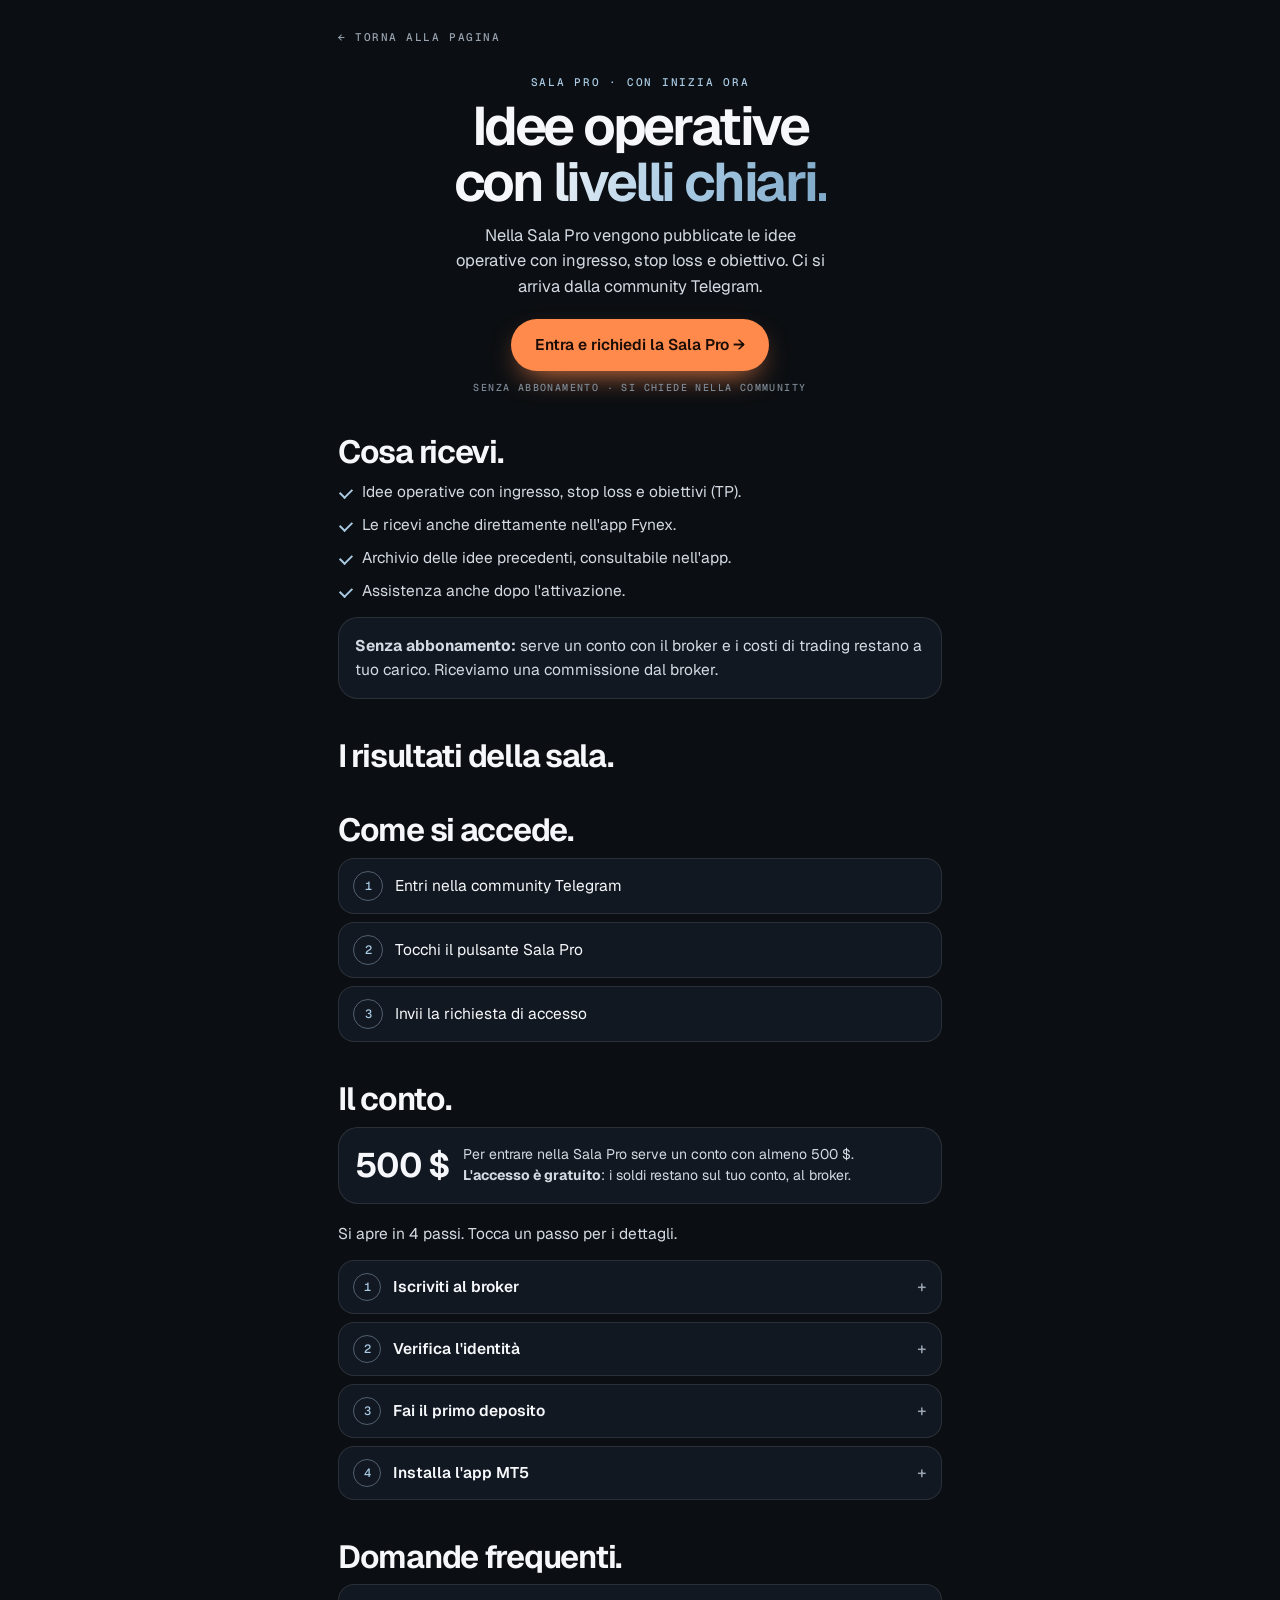
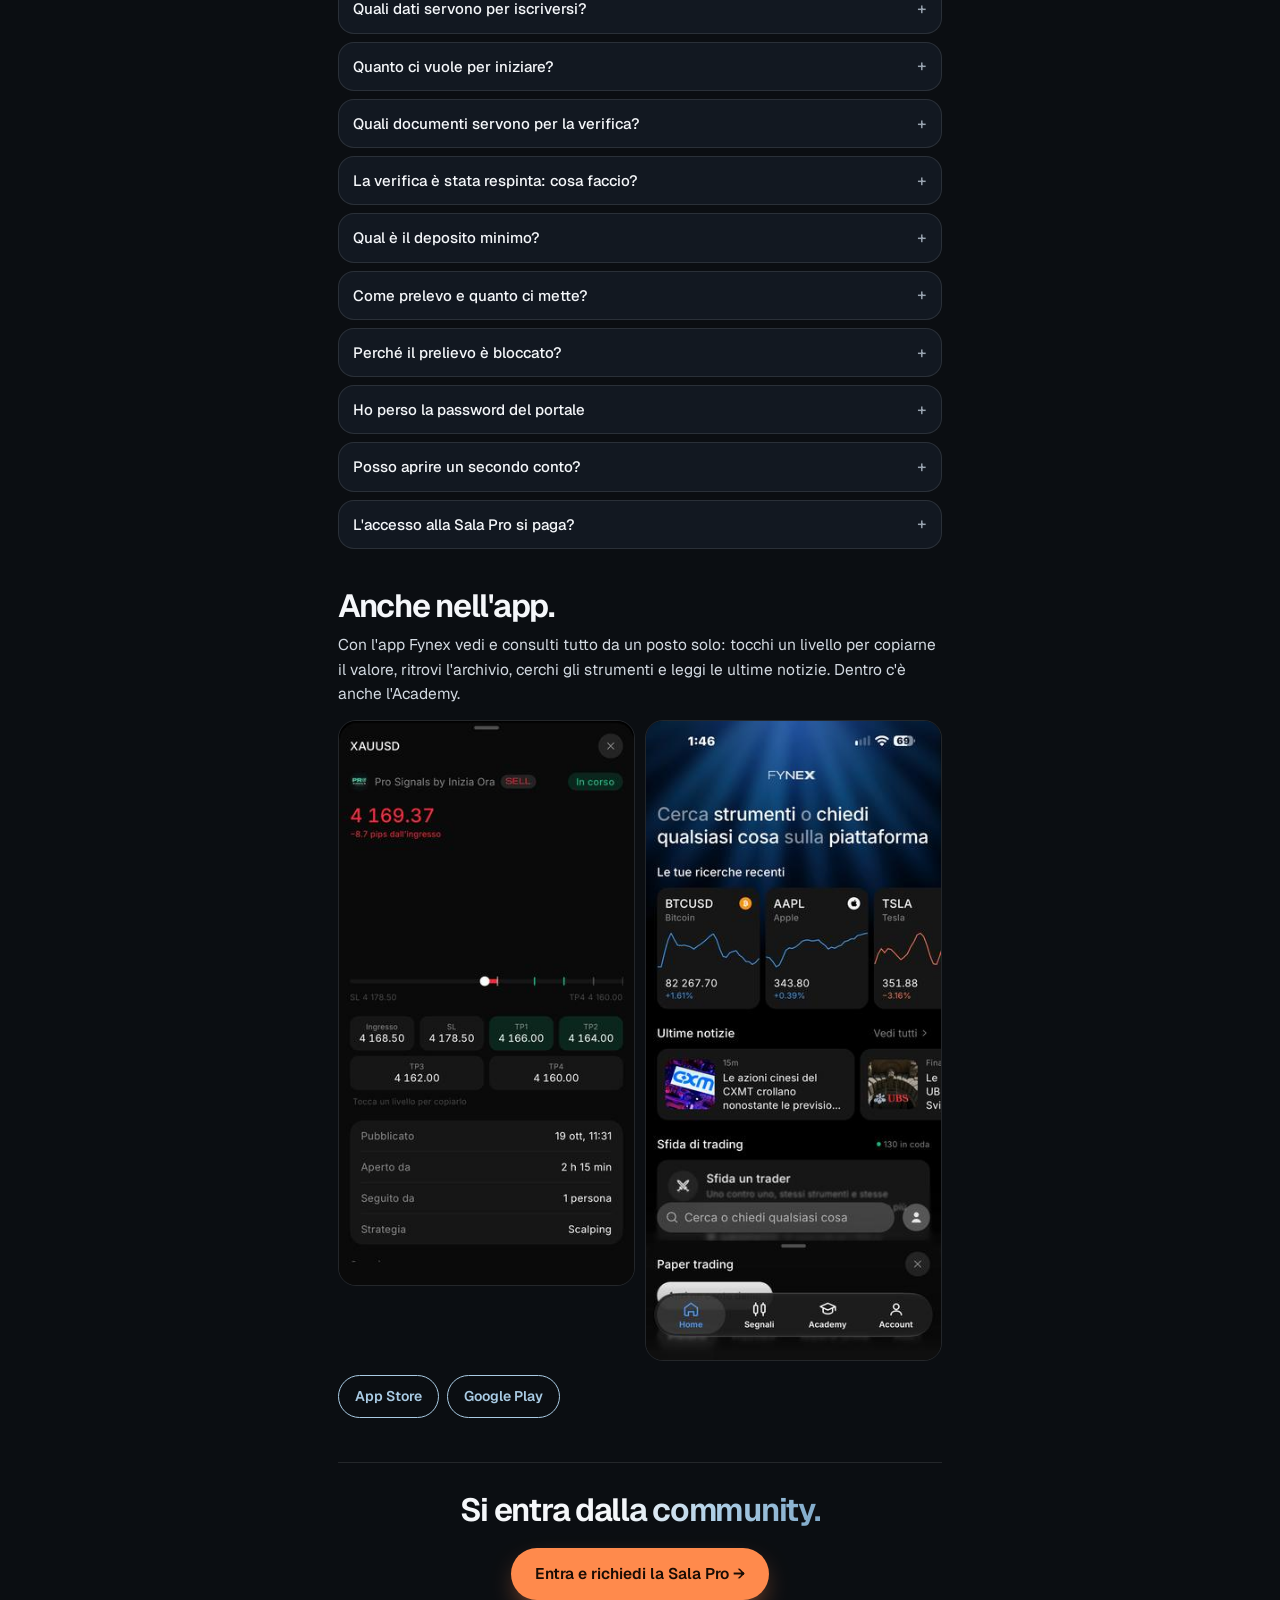
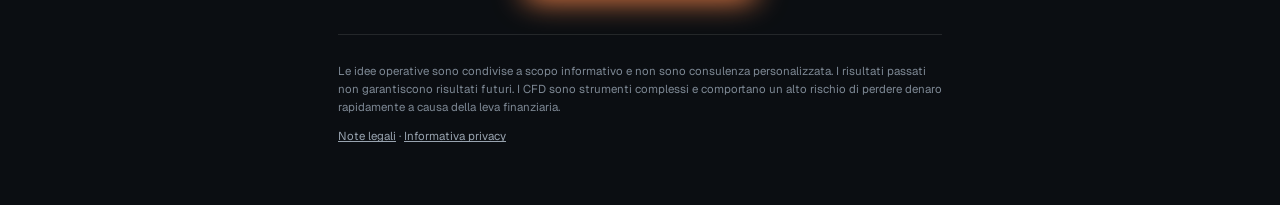
<file: sala-pro.html>
<!doctype html>
<html lang="it">
<head>
<meta charset="utf-8">
<meta name="viewport" content="width=device-width,initial-scale=1,viewport-fit=cover">
<title>Sala Pro · Inizia Ora</title>
<meta name="description" content="Sala Pro di Inizia Ora: idee operative con ingresso, stop loss e obiettivo, anche nell'app Fynex. Senza abbonamento, si chiede nella community.">
<meta name="theme-color" content="#0B0E12">
<link rel="preconnect" href="https://fonts.googleapis.com">
<link rel="preconnect" href="https://fonts.gstatic.com" crossorigin>
<link rel="stylesheet" href="https://fonts.googleapis.com/css2?family=Geist:wght@400;500;600;700&family=Geist+Mono:wght@400;500&display=swap">
<link rel="stylesheet" href="servizi.css">
<style>
/* risultati della sala (dati del team via funzione Supabase "risultati"): si vede solo se i dati arrivano */
.ris{margin-top:34px;border-radius:22px;padding:18px 16px;background:var(--tile);border:1px solid var(--line)}
.ris .rt{display:flex;justify-content:space-between;align-items:baseline;gap:10px}
.ris .rseg{display:flex;gap:4px;margin:14px 0 12px;padding:3px;border-radius:99px;background:var(--bg2);width:max-content}
.ris .rseg button{border:0;background:none;color:var(--mute);font:600 13px/1 var(--f);padding:8px 14px;border-radius:99px;cursor:pointer}
.ris .rseg button[aria-selected=true]{background:var(--tile2);color:var(--fg)}
.ris .rn{display:grid;grid-template-columns:repeat(5,minmax(0,1fr));gap:5px}
.ris .rn div{border-radius:14px;padding:10px 7px;background:var(--bg2)}
.ris .rn b{display:block;color:var(--fg);font-size:clamp(15px,4.2vw,22px);font-weight:650;letter-spacing:-.04em;line-height:1}
.ris .rn span{display:block;margin-top:5px;font-size:10.5px;color:var(--mute);line-height:1.2}
.ris .rl{margin-top:10px;display:grid;gap:2px;max-height:230px;overflow:auto}
.ris .rl p{display:flex;gap:10px;margin:0;padding:7px 2px;border-bottom:1px solid var(--line);font:500 12.5px/1.3 var(--fm);color:var(--soft)}
.ris .rl p span:last-child{margin-left:auto;color:var(--fg)}
.ris .rl.mese{max-height:none;overflow:visible}
.ris .leg{display:flex;flex-wrap:wrap;align-items:center;gap:6px 8px;margin:0 2px 10px;font:500 11px/1.3 var(--fm);color:var(--mute)}
.ris .leg i{width:9px;height:9px;border-radius:3px;flex:none}.ris .leg i.p{background:#6ee7a0}.ris .leg i.n{background:#fb8f8f;margin-left:8px}
.ris .cal{display:grid;grid-template-columns:repeat(5,minmax(0,1fr));gap:5px}
.ris .cal .h{font:500 10px/1 var(--fm);letter-spacing:.12em;text-transform:uppercase;color:var(--dim);text-align:center;padding:2px 0 4px}
.ris .cal .d{border:0;border-radius:11px;padding:6px 2px 7px;min-height:48px;background:var(--bg2);color:var(--mute);text-align:center;font:inherit;cursor:pointer}
.ris .cal .d small{display:block;font:500 10.5px/1 var(--fm);color:var(--dim)}
.ris .cal .d b{display:block;margin-top:5px;font-size:clamp(11px,3.2vw,13.5px);font-weight:650;letter-spacing:-.02em;white-space:nowrap;color:var(--mute)}
/* giorni in profitto verdi, in negativo rossi (Lore, 2026-10-30) */
.ris .cal .d em{display:block;margin-top:3px;font:500 9.5px/1 var(--fm);font-style:normal;color:var(--dim)}
.ris .cal .d.p{background:rgba(74,222,128,.13)}.ris .cal .d.p b{color:#6ee7a0}
.ris .cal .d.n{background:rgba(248,113,113,.13)}.ris .cal .d.n b{color:#fb8f8f}
.ris .cal .d.f{opacity:.4;cursor:default}.ris .cal .d.x{background:transparent;cursor:default}.ris .cal .d:disabled{cursor:default}
.ris .cal .d.o{box-shadow:inset 0 0 0 1.5px var(--acc)}.ris .cal .d.s{box-shadow:inset 0 0 0 1.5px var(--fg)}
.ris .rd{margin:10px 2px 0;min-height:1.4em;font:500 12px/1.4 var(--fm);color:var(--mute)}.ris .rd b{color:var(--fg);font-weight:600}
.ris .rw{margin:12px 0 0;font-size:11.5px;line-height:1.5;color:var(--dim)}
.ris .rw b{color:var(--mute);font-weight:600}
.ris .rt .eye{display:inline}.ris{margin-top:14px!important}
</style>
</head>
<body data-pagina="sala-pro">
<div class="w">
  <a class="back" href="./">← Torna alla pagina</a>
  <div class="top">
    <span class="eye">Sala Pro · con Inizia Ora</span>
    <h1>Idee operative <span class="grad">con livelli chiari.</span></h1>
    <p class="role">Nella Sala Pro vengono pubblicate le idee operative con ingresso, stop loss e obiettivo. Ci si arriva dalla community Telegram.</p>
    <a class="cta" href="https://t.me/IniziaOraForex" data-cta="salaPro">Entra e richiedi la Sala Pro →</a>
    <p class="fine">Senza abbonamento · si chiede nella community</p>
  </div>
  <h2>Cosa ricevi.</h2>
  <ul class="ck"><li>Idee operative con ingresso, stop loss e obiettivi (TP).</li><li>Le ricevi anche direttamente nell'app Fynex.</li><li>Archivio delle idee precedenti, consultabile nell'app.</li><li>Assistenza anche dopo l'attivazione.</li></ul>
  <div class="box" style="margin-top:14px"><p style="margin:0"><b>Senza abbonamento:</b> serve un conto con il broker e i costi di trading restano a tuo carico. Riceviamo una commissione dal broker.</p></div>
  <h2>I risultati della sala.</h2>
  <div class="ris" id="ris" hidden lang="it">
      <div class="rt"><span class="eye">Risultati della sala · XAUUSD</span><span class="eye" style="color:var(--dim)" id="ris-agg"></span></div>
      <div class="rseg" role="tablist"><button role="tab" data-r="mese" aria-selected="true">Mese</button><button role="tab" data-r="ieri" aria-selected="false">Ieri</button><button role="tab" data-r="oggi" aria-selected="false">Oggi</button></div>
      <div class="rn" id="ris-n"></div>
      <div class="rl" id="ris-l"></div>
      <p class="rw"><b>Risultati passati: non garantiscono risultati futuri. Non è consulenza.</b> Sono le idee operative della sala, non i risultati di un conto: i pips sono contati dal primo prezzo d'ingresso, stop loss compresi; "a target" vuol dire che è stato raggiunto almeno il primo obiettivo (TP1). "Né target né stop": idee che nei dati di Inizia Ora non risultano né a target né a stop. I giorni con «—» non sono nei dati. Dati di Inizia Ora.</p>
    </div>
  <h2>Come si accede.</h2>
  <ol class="steps"><li>Entri nella community Telegram</li><li>Tocchi il pulsante Sala Pro</li><li>Invii la richiesta di accesso</li></ol>
  <h2>Il conto.</h2>
  <div class="box min"><b>500 $</b><p style="margin:0">Per entrare nella Sala Pro serve un conto con almeno 500 $. <b>L'accesso è gratuito</b>: i soldi restano sul tuo conto, al broker.</p></div>
  <p class="sub" style="margin-top:18px">Si apre in 4 passi. Tocca un passo per i dettagli.</p>
  <div class="accs">
    <details class="acc"><summary><i>1</i>Iscriviti al broker</summary><p>Apri il link di registrazione che ti mandiamo: <b>usa proprio quello</b>, così resti collegato a noi e all'assistenza.</p><p>Inserisci nome, cognome ed <b>un'email che controlli</b>: ti arrivano le credenziali del portale. Poi entra nel portale e completa il profilo: data di nascita, indirizzo, telefono.</p><p class="note">Non arriva l'email? Guarda nello spam, poi scrivi all'assistenza.</p></details>
    <details class="acc"><summary><i>2</i>Verifica l'identità</summary><p>Carica nel portale un <b>documento d'identità valido</b> e una <b>prova di residenza recente</b> (bolletta o estratto conto). La verifica dura di solito <b>24–48 ore lavorative</b>.</p><p class="note">Se viene respinta, leggi l'email del broker e scrivi all'assistenza prima di rifare l'invio.</p></details>
    <details class="acc"><summary><i>3</i>Fai il primo deposito</summary><p><b>Bonifico</b>, consigliato per il primo: dal portale, Depositi → Bonifico. Arriva in 1–2 giorni lavorativi. Nella causale scrivi il <b>numero del tuo conto</b>.</p><p><b>Carta</b>: accredito immediato, ma i depositi successivi con la stessa carta devono essere <b>dello stesso importo</b>. Per importi diversi usa il bonifico.</p><p class="note">Per la Sala Pro: almeno 500 $.</p></details>
    <details class="acc"><summary><i>4</i>Installa l'app MT5</summary><p>Scarica <b>MetaTrader 5</b> da App Store o Google Play, poi «Accedi a un conto esistente» con server, numero conto e password che ti ha mandato il broker.</p><p>Attiva le notifiche di Telegram: le idee operative arrivano in tempo reale.</p></details>
  </div>
  <h2>Domande frequenti.</h2>
  <div class="accs faq">
    <details class="acc"><summary>Quali dati servono per iscriversi?</summary><p>Nome, cognome e un'email valida. Per la verifica poi servono documento d'identità e prova di residenza.</p></details>
    <details class="acc"><summary>Quanto ci vuole per iniziare?</summary><p>Poche ore per le credenziali, 24–48 ore lavorative per la verifica, poi il primo deposito.</p></details>
    <details class="acc"><summary>Quali documenti servono per la verifica?</summary><p>Documento d'identità valido e una prova di residenza recente (bolletta o estratto conto).</p></details>
    <details class="acc"><summary>La verifica è stata respinta: cosa faccio?</summary><p>Leggi l'email del broker: di solito manca un dato o il documento non si legge. Scrivi all'assistenza prima di rifare l'invio.</p></details>
    <details class="acc"><summary>Qual è il deposito minimo?</summary><p>Per la Sala Pro serve un conto con almeno 500 $.</p></details>
    <details class="acc"><summary>Come prelevo e quanto ci mette?</summary><p>Dal portale del broker, sezione Prelievi. I tempi dipendono dal metodo di pagamento.</p></details>
    <details class="acc"><summary>Perché il prelievo è bloccato?</summary><p>Spesso è la regola della carta (stesso importo del deposito) o una verifica non completa. Scrivi all'assistenza con il numero del conto.</p></details>
    <details class="acc"><summary>Ho perso la password del portale</summary><p>Usa «password dimenticata» nella pagina di accesso del broker. Se non arriva l'email, scrivi all'assistenza.</p></details>
    <details class="acc"><summary>Posso aprire un secondo conto?</summary><p>Sì, si chiede un conto aggiuntivo collegato al tuo profilo, senza rifare la verifica.</p></details>
    <details class="acc"><summary>L'accesso alla Sala Pro si paga?</summary><p>No. L'accesso è gratuito: si attiva con il conto al broker partner e i soldi restano sul tuo conto.</p></details>
  </div>
  <h2>Anche nell'app.</h2>
  <p class="sub">Con l'app Fynex vedi e consulti tutto da un posto solo: tocchi un livello per copiarne il valore, ritrovi l'archivio, cerchi gli strumenti e leggi le ultime notizie. Dentro c'è anche l'Academy.</p>
  <div class="imgs"><img src="img/app-1.jpg" alt="Un'idea operativa nell'app Fynex" loading="lazy"><img src="img/app-2.jpg" alt="La home dell'app Fynex" loading="lazy"></div>
  <div class="btns"><a class="b2" href="https://apps.apple.com/it/app/fynex/id6753652622" data-cta="app-store">App Store</a><a class="b2" href="https://play.google.com/store/apps/details?id=com.fynexcapital.app" data-cta="google-play">Google Play</a></div>
  <div class="end">
    <h2>Si entra <span class="grad">dalla community.</span></h2>
    <a class="cta" href="https://t.me/IniziaOraForex" data-cta="salaPro">Entra e richiedi la Sala Pro →</a>
  </div>
  <div class="legal"><p>Le idee operative sono condivise a scopo informativo e non sono consulenza personalizzata. I risultati passati non garantiscono risultati futuri. I CFD sono strumenti complessi e comportano un alto rischio di perdere denaro rapidamente a causa della leva finanziaria.</p><p><a href="note-legali.html">Note legali</a> · <a href="privacy.html">Informativa privacy</a></p></div>
</div>
<script src="traccia.js"></script>
<script>
/* risultati della sala: funzione Supabase "risultati" (copia dei dati dell'Academy del team). Se non risponde, il blocco resta nascosto.
   Mese = calendario lun-ven come nell'Academy (tocca un giorno per il dettaglio); Ieri e Oggi = elenco delle idee operative */
(()=>{const URL_RIS=CRM.url+'/functions/v1/risultati',$=id=>document.getElementById(id),box=$('ris');if(!box||!CRM.url)return;
  const MESI=['gennaio','febbraio','marzo','aprile','maggio','giugno','luglio','agosto','settembre','ottobre','novembre','dicembre'];
  const f=n=>(n>0?'+':n<0?'−':'')+Math.abs(n).toLocaleString('it-IT'),gm=g=>{const[a,m,d]=g.split('-');return d+'/'+m};
  const somma=gg=>gg.reduce((t,g)=>({segnali:t.segnali+g.segnali,a_target:t.a_target+g.a_target,stop:t.stop+g.stop,pips:t.pips+g.pips}),{segnali:0,a_target:0,stop:0,pips:0});
  const numeri=r=>[[r.segnali,'idee operative'],[r.a_target,'a target'],[r.stop,'stop loss'],[r.segnali-r.a_target-r.stop,'né target né stop'],[f(r.pips),'pips']].map(x=>'<div><b>'+x[0]+'</b><span>'+x[1]+'</span></div>').join('');
  const giorno=g=>g?gm(g.giorno)+' · '+g.segnali+' idee · '+g.a_target+' a target · '+g.stop+' stop'+(g.segnali-g.a_target-g.stop?' · '+(g.segnali-g.a_target-g.stop)+' né target né stop':'')+' · <b>'+f(g.pips)+' pips</b>':'';
  fetch(URL_RIS).then(r=>r.ok?r.json():Promise.reject()).then(D=>{if(!D||!D.mese)return;
    const M=D.mese,per={};M.giorni.forEach(g=>per[g.giorno]=g);
    function calendario(){const[a,m]=M.mese.split('-').map(Number),ultimo=new Date(a,m,0).getDate(),dw=(new Date(a,m-1,1).getDay()+6)%7;
      let c=['lun','mar','mer','gio','ven'].map(x=>'<div class="h">'+x+'</div>').join('');
      for(let k=0;k<Math.min(dw,5);k++)c+='<div class="d x"></div>';
      for(let d=1;d<=ultimo;d++){const w=new Date(a,m-1,d).getDay();if(w===0||w===6)continue;
        const iso=a+'-'+String(m).padStart(2,'0')+'-'+String(d).padStart(2,'0'),g=per[iso],fut=iso>D.oggi;
        if(M.dal&&iso<M.dal){c+='<div class="d x"><small>'+d+'</small></div>';continue}
        const cl=g&&g.segnali?(g.pips>0?' p':g.pips<0?' n':''):(fut?' f':'');
        c+='<button type="button" class="d'+cl+(iso===D.oggi?' o':'')+'"'+(g?' data-g="'+iso+'"':' disabled')+'><small>'+d+'</small><b>'+(g&&g.segnali?f(g.pips):fut?'':'—')+'</b>'+(g&&g.segnali?'<em>pips</em>':'')+'</button>'}
      return '<p class="leg"><i class="p"></i>giorno in profitto (pips positivi)<i class="n"></i>giorno in perdita (pips negativi)</p><div class="cal">'+c+'</div><p class="rd" id="ris-d">Tocca un giorno per il dettaglio.</p>'}
    function vedi(k){box.querySelectorAll('.rseg button').forEach(b=>b.setAttribute('aria-selected',b.dataset.r===k));
      const r=k==='mese'?somma(M.giorni):D.risultati[k]||{segnali:0,a_target:0,stop:0,pips:0,lista:[]};
      $('ris-n').innerHTML=numeri(r);
      if(k==='mese'){const[a,m]=M.mese.split('-');$('ris-agg').textContent=MESI[m-1]+' '+a+(M.dal&&M.dal.slice(0,7)===M.mese?' · dal '+gm(M.dal):'');
        $('ris-l').innerHTML=calendario();$('ris-l').classList.add('mese');
        $('ris-l').querySelectorAll('[data-g]').forEach(b=>b.onclick=()=>{$('ris-l').querySelectorAll('.d.s').forEach(x=>x.classList.remove('s'));b.classList.add('s');$('ris-d').innerHTML=giorno(per[b.dataset.g])})}
      else{$('ris-agg').textContent='agg. '+(D.aggiornato||'');$('ris-l').classList.remove('mese');
        const l=r.lista||[];$('ris-l').innerHTML=l.length?l.map(x=>'<p><span>'+x.ora+'</span><span>'+x.dir+' · '+(x.esito||'in corso')+(x.aperto?' · aperto':'')+'</span><span>'+f(x.pips)+'</span></p>').join(''):'<p><span>Nessuna idea operativa</span></p>'}}
    box.querySelectorAll('.rseg button').forEach(b=>b.onclick=()=>{vedi(b.dataset.r);track('click','ib/risultati-'+b.dataset.r)});
    vedi('mese');box.hidden=false}).catch(()=>{})})();
</script>
</body>
</html>
</file>
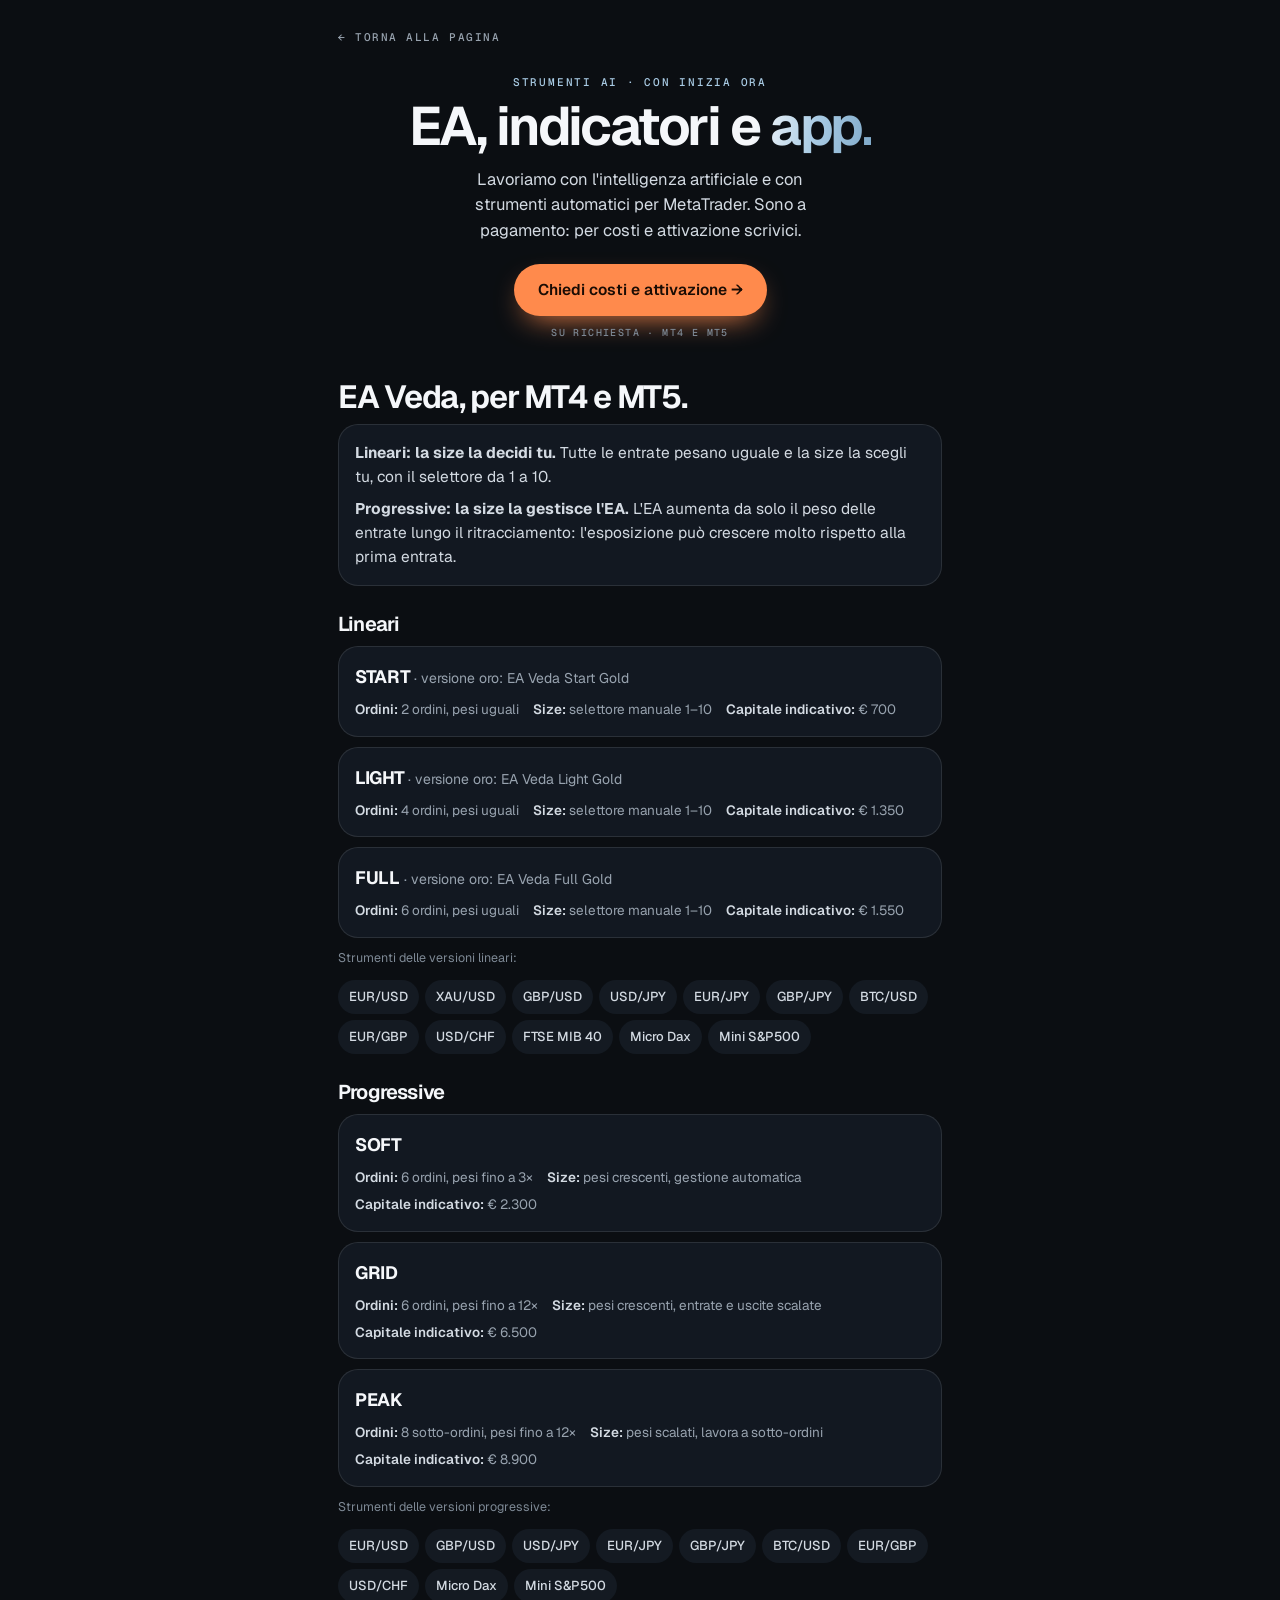
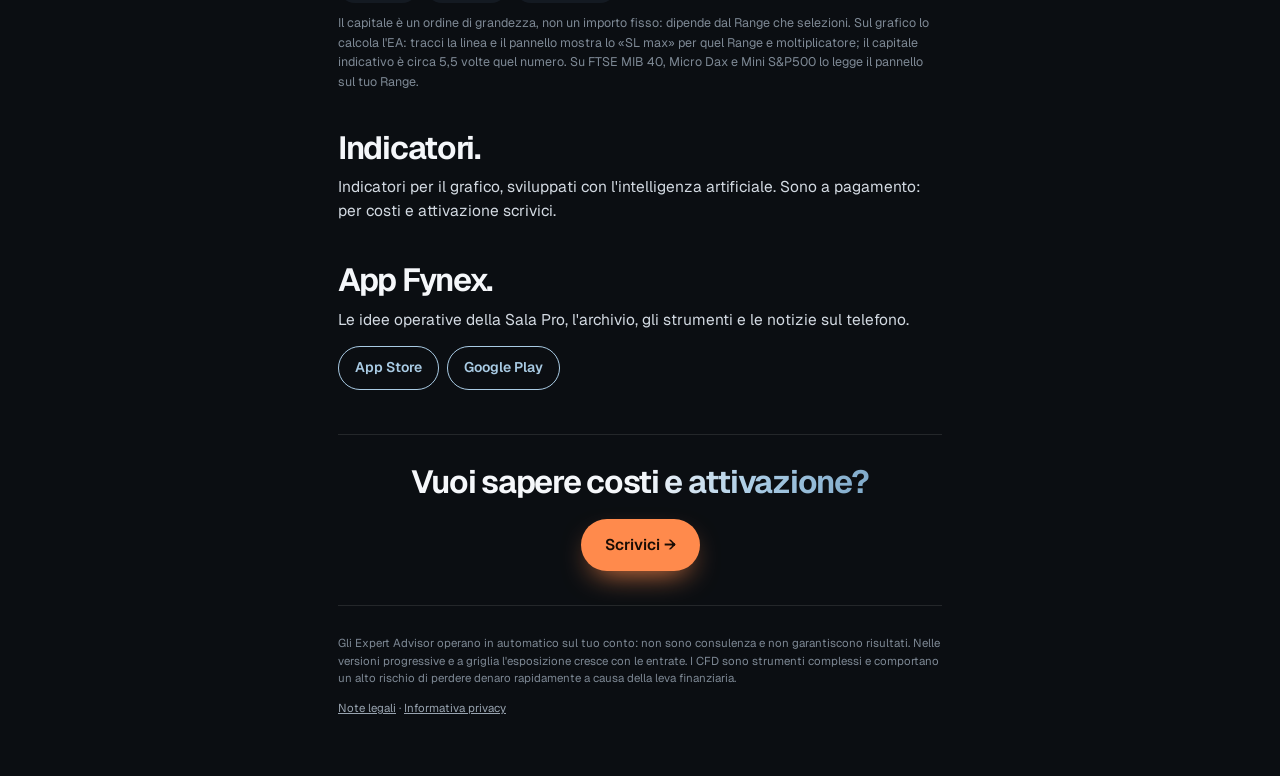
<file: strumenti.html>
<!doctype html>
<html lang="it">
<head>
<meta charset="utf-8">
<meta name="viewport" content="width=device-width,initial-scale=1,viewport-fit=cover">
<title>Strumenti AI · EA Veda · Inizia Ora</title>
<meta name="description" content="EA Veda per MT4 e MT5 (lineari e progressive), indicatori e app Fynex. A pagamento, su richiesta.">
<meta name="theme-color" content="#0B0E12">
<link rel="preconnect" href="https://fonts.googleapis.com">
<link rel="preconnect" href="https://fonts.gstatic.com" crossorigin>
<link rel="stylesheet" href="https://fonts.googleapis.com/css2?family=Geist:wght@400;500;600;700&family=Geist+Mono:wght@400;500&display=swap">
<link rel="stylesheet" href="servizi.css">
</head>
<body data-pagina="strumenti">
<div class="w">
  <a class="back" href="./">← Torna alla pagina</a>
  <div class="top">
    <span class="eye">Strumenti AI · con Inizia Ora</span>
    <h1>EA, indicatori <span class="grad">e app.</span></h1>
    <p class="role">Lavoriamo con l'intelligenza artificiale e con strumenti automatici per MetaTrader. Sono a pagamento: per costi e attivazione scrivici.</p>
    <a class="cta" href="https://t.me/lancillottoo?text=Ciao%21%20Ti%20scrivo%20dal%20link%20in%20bio%3A%20vorrei%20sapere%20costi%20e%20attivazione%20degli%20strumenti%20AI%20e%20degli%20EA%20Veda." data-cta="strumenti">Chiedi costi e attivazione →</a>
    <p class="fine">Su richiesta · MT4 e MT5</p>
  </div>
  <h2>EA Veda, per MT4 e MT5.</h2>
  <div class="box"><p style="margin:0 0 8px"><b>Lineari: la size la decidi tu.</b> Tutte le entrate pesano uguale e la size la scegli tu, con il selettore da 1 a 10.</p><p style="margin:0"><b>Progressive: la size la gestisce l'EA.</b> L'EA aumenta da solo il peso delle entrate lungo il ritracciamento: l'esposizione può crescere molto rispetto alla prima entrata.</p></div>
  <h2 style="font-size:20px;margin-top:28px">Lineari</h2>
  <div class="ea"><div class="box"><b>START</b> <span style="color:var(--mute);font-size:14px">· versione oro: EA Veda Start Gold</span><div class="k"><span><b>Ordini:</b> 2 ordini, pesi uguali</span><span><b>Size:</b> selettore manuale 1–10</span><span><b>Capitale indicativo:</b> € 700</span></div></div><div class="box"><b>LIGHT</b> <span style="color:var(--mute);font-size:14px">· versione oro: EA Veda Light Gold</span><div class="k"><span><b>Ordini:</b> 4 ordini, pesi uguali</span><span><b>Size:</b> selettore manuale 1–10</span><span><b>Capitale indicativo:</b> € 1.350</span></div></div><div class="box"><b>FULL</b> <span style="color:var(--mute);font-size:14px">· versione oro: EA Veda Full Gold</span><div class="k"><span><b>Ordini:</b> 6 ordini, pesi uguali</span><span><b>Size:</b> selettore manuale 1–10</span><span><b>Capitale indicativo:</b> € 1.550</span></div></div></div>
  <p class="note">Strumenti delle versioni lineari:</p><div class="chips"><span>EUR/USD</span><span>XAU/USD</span><span>GBP/USD</span><span>USD/JPY</span><span>EUR/JPY</span><span>GBP/JPY</span><span>BTC/USD</span><span>EUR/GBP</span><span>USD/CHF</span><span>FTSE MIB 40</span><span>Micro Dax</span><span>Mini S&amp;P500</span></div>
  <h2 style="font-size:20px;margin-top:28px">Progressive</h2>
  <div class="ea"><div class="box"><b>SOFT</b><div class="k"><span><b>Ordini:</b> 6 ordini, pesi fino a 3×</span><span><b>Size:</b> pesi crescenti, gestione automatica</span><span><b>Capitale indicativo:</b> € 2.300</span></div></div><div class="box"><b>GRID</b><div class="k"><span><b>Ordini:</b> 6 ordini, pesi fino a 12×</span><span><b>Size:</b> pesi crescenti, entrate e uscite scalate</span><span><b>Capitale indicativo:</b> € 6.500</span></div></div><div class="box"><b>PEAK</b><div class="k"><span><b>Ordini:</b> 8 sotto-ordini, pesi fino a 12×</span><span><b>Size:</b> pesi scalati, lavora a sotto-ordini</span><span><b>Capitale indicativo:</b> € 8.900</span></div></div></div>
  <p class="note">Strumenti delle versioni progressive:</p><div class="chips"><span>EUR/USD</span><span>GBP/USD</span><span>USD/JPY</span><span>EUR/JPY</span><span>GBP/JPY</span><span>BTC/USD</span><span>EUR/GBP</span><span>USD/CHF</span><span>Micro Dax</span><span>Mini S&amp;P500</span></div>
  <p class="note">Il capitale è un ordine di grandezza, non un importo fisso: dipende dal Range che selezioni. Sul grafico lo calcola l'EA: tracci la linea e il pannello mostra lo «SL max» per quel Range e moltiplicatore; il capitale indicativo è circa 5,5 volte quel numero. Su FTSE MIB 40, Micro Dax e Mini S&amp;P500 lo legge il pannello sul tuo Range.</p>
  <h2>Indicatori.</h2>
  <p class="sub">Indicatori per il grafico, sviluppati con l'intelligenza artificiale. Sono a pagamento: per costi e attivazione scrivici.</p>
  <h2>App Fynex.</h2>
  <p class="sub">Le idee operative della Sala Pro, l'archivio, gli strumenti e le notizie sul telefono.</p>
  <div class="btns"><a class="b2" href="https://apps.apple.com/it/app/fynex/id6753652622" data-cta="app-store">App Store</a><a class="b2" href="https://play.google.com/store/apps/details?id=com.fynexcapital.app" data-cta="google-play">Google Play</a></div>
  <div class="end">
    <h2>Vuoi sapere <span class="grad">costi e attivazione?</span></h2>
    <a class="cta" href="https://t.me/lancillottoo?text=Ciao%21%20Ti%20scrivo%20dal%20link%20in%20bio%3A%20vorrei%20sapere%20costi%20e%20attivazione%20degli%20strumenti%20AI%20e%20degli%20EA%20Veda." data-cta="strumenti">Scrivici →</a>
  </div>
  <div class="legal"><p>Gli Expert Advisor operano in automatico sul tuo conto: non sono consulenza e non garantiscono risultati. Nelle versioni progressive e a griglia l'esposizione cresce con le entrate. I CFD sono strumenti complessi e comportano un alto rischio di perdere denaro rapidamente a causa della leva finanziaria.</p><p><a href="note-legali.html">Note legali</a> · <a href="privacy.html">Informativa privacy</a></p></div>
</div>
<script src="traccia.js"></script>
</body>
</html>
</file>
<file: admin/admin.css>
@font-face{font-family:Bricolage Grotesque;src:url(../fonts/bricolage-grotesque.woff2) format("woff2");font-weight:200 800;font-display:swap}@font-face{font-family:Geist;src:url(../fonts/geist.woff2) format("woff2");font-weight:100 900;font-display:swap}:root{--bg:#0A1626;--bg0:#060E1A;--s1:#0F2036;--s2:#16294A;--line:#1E3456;--line2:#2A4468;--text:#E8EEF6;--mute:#A9B6C8;--dim:#8396B3;--green:#34B27F;--red:#E5584C;--violet:#8B6CE0;--blue:#5B8DEF;--amber:#E7B44C;--teal:#3FD0B0;--disp:"Bricolage Grotesque",system-ui,sans-serif;--body:"Geist",system-ui,sans-serif}*{box-sizing:border-box}html,body{margin:0;background:var(--bg0);color:var(--text);font-family:var(--body);font-size:14px;line-height:1.45;-webkit-font-smoothing:antialiased}button,input,select,textarea{font:inherit;color:inherit}button{cursor:pointer}.app{display:grid;grid-template-columns:232px 1fr;min-height:100vh}aside{background:var(--bg);border-right:1px solid var(--line);padding:20px 14px;display:flex;flex-direction:column;gap:4px}.brand{font-family:var(--disp);font-weight:800;font-size:22px;letter-spacing:-.03em;padding:0 8px 4px}.brand small{display:block;font-family:var(--body);font-weight:500;font-size:12px;color:var(--dim);letter-spacing:0}.nav{margin-top:14px;display:flex;flex-direction:column;gap:2px}.nav button{display:flex;align-items:center;gap:10px;border:0;background:none;padding:10px;border-radius:10px;color:var(--mute);text-align:left;font-weight:550}.nav button.on{background:var(--s2);color:var(--text)}.nav .n{margin-left:auto;background:var(--green);color:#06150f;font-size:11px;font-weight:700;border-radius:999px;padding:1px 7px}.nav .n.a{background:var(--amber)}.nav svg{flex:none}.inst{margin-top:auto;background:var(--s1);border:1px solid var(--line);border-radius:12px;padding:12px;font-size:12.5px;color:var(--mute)}.inst b{display:block;color:var(--text);margin-bottom:2px}.who{display:flex;align-items:center;gap:10px;padding:12px 10px 0;font-size:12.5px;color:var(--mute)}.who .av{width:34px;height:34px;border-radius:50%;background:var(--s2);border:2px solid var(--green);display:flex;align-items:center;justify-content:center;flex:none}.who b{display:block;color:var(--text);font-size:13px}main{padding:22px 26px 40px;min-width:0}h1{font-family:var(--disp);font-size:28px;letter-spacing:-.03em;margin:0}.hd{display:flex;align-items:flex-end;gap:10px;flex-wrap:wrap;margin-bottom:16px}.hd p{margin:4px 0 0;color:var(--dim)}.hd .sp{flex:1}.btn{border:1px solid var(--line2);background:var(--s1);border-radius:10px;padding:9px 13px;font-weight:600;display:inline-flex;align-items:center;gap:7px;white-space:nowrap}.btn.g{background:var(--green);border-color:var(--green);color:#06150f}.btn.r{color:#f09a91;border-color:#e5584c66;background:none}.btn.sm{padding:6px 10px;font-size:12.5px}.seg{display:inline-flex;background:var(--s1);border:1px solid var(--line2);border-radius:10px;padding:3px}.seg button{border:0;background:none;border-radius:8px;padding:6px 12px;font-weight:600;color:var(--mute)}.seg button.on{background:var(--s2);color:var(--text)}.kpis{display:grid;grid-template-columns:repeat(5,1fr);gap:12px;margin-bottom:16px}.kpi{background:var(--s1);border:1px solid var(--line);border-radius:16px;padding:13px 15px}.kpi span{color:var(--dim);font-size:12.5px}.kpi b{display:block;font-family:var(--disp);font-size:28px;letter-spacing:-.03em;margin-top:2px}.kpi i{font-style:normal;font-size:12px;color:var(--green)}.alerts{display:grid;grid-template-columns:1fr 1fr;gap:12px;margin-bottom:16px}.al{display:flex;align-items:center;gap:12px;border-radius:14px;padding:12px 14px;font-size:13px}.al.today{background:#e7b44c1a;border:1px solid rgba(231,180,76,.35)}.al.dup{background:#5b8def1a;border:1px solid rgba(91,141,239,.35)}.al .ic{width:34px;height:34px;border-radius:10px;display:flex;align-items:center;justify-content:center;flex:none;font-size:16px}.al.today .ic{background:#e7b44c2e}.al.dup .ic{background:#5b8def2e}.al b{display:block}.al span{color:var(--mute)}.al .sp{flex:1}.bar{display:flex;gap:8px;flex-wrap:wrap;margin-bottom:12px}.bar input,.bar select{background:var(--s1);border:1px solid var(--line2);border-radius:10px;padding:9px 11px;min-width:0}.bar input{flex:1;min-width:180px}.tbl{background:var(--s1);border:1px solid var(--line);border-radius:16px;overflow:hidden}table{width:100%;border-collapse:collapse}th{font-size:11.5px;text-transform:uppercase;letter-spacing:.06em;color:var(--dim);text-align:left;font-weight:600;padding:11px 14px;border-bottom:1px solid var(--line)}td{padding:11px 14px;border-bottom:1px solid var(--line);vertical-align:middle}tr:last-child td{border-bottom:0}td:last-child,.nm small,.svc{white-space:nowrap}tbody tr{cursor:pointer}tbody tr:hover,tbody tr.sel{background:var(--s2)}.nm b{display:block}.nm small{color:var(--dim)}.ig{color:#e79bd0}.ch{display:inline-flex;align-items:center;gap:6px;color:var(--mute)}.pill{display:inline-block;font-size:12px;font-weight:600;border-radius:999px;padding:3px 10px;white-space:nowrap}.st-contatto{background:#5b8def2e;color:#9dbbff}.st-conto{background:#e7b44c29;color:#f0cb7d}.st-deposito{background:#3fd0b029;color:#7fe3cb}.st-attivo{background:#34b27f2e;color:#5fd3a2}.st-inattivo{background:#8396b329;color:var(--mute)}.st-perso{background:#8396b31a;color:var(--dim)}.st-stop{background:#e5584c29;color:#f09a91}.svc{display:inline-block;font-size:12px;border:1px solid var(--line2);border-radius:999px;padding:2px 9px;color:var(--mute)}.due{font-size:12px}.due.late{color:#f09a91;font-weight:600}.due.today{color:#f0cb7d;font-weight:600}.due.ok{color:var(--dim)}.wrap{display:grid;grid-template-columns:1fr 370px;gap:16px;align-items:start}.panel{background:var(--s1);border:1px solid var(--line);border-radius:16px;padding:18px;position:sticky;top:16px;max-height:calc(100vh - 32px);overflow:auto}.panel h2{font-family:var(--disp);font-size:22px;margin:0;letter-spacing:-.02em}.panel .meta{color:var(--dim);font-size:12.5px;margin-top:2px}.ids{display:flex;flex-wrap:wrap;gap:6px;margin-top:10px}.ids span{font-size:12px;border:1px solid var(--line2);border-radius:8px;padding:3px 8px;color:var(--mute)}.row2{display:flex;gap:8px;margin-top:12px;flex-wrap:wrap}.row2 .btn{flex:1;justify-content:center}.lbl{font-size:11.5px;text-transform:uppercase;letter-spacing:.06em;color:var(--dim);margin:18px 0 8px;font-weight:600;display:flex;align-items:center;gap:8px}.lbl em{font-style:normal;text-transform:none;letter-spacing:0;color:var(--dim);font-weight:500;margin-left:auto}.pipe{display:flex;gap:4px}.pipe button{flex:1;border:0;background:var(--bg);border-radius:8px;padding:8px 2px;font-size:11px;color:var(--dim);font-weight:600;line-height:1.2}.pipe button.done{background:#34b27f29;color:#5fd3a2}.pipe button.on{background:var(--green);color:#06150f}.side2{display:flex;gap:6px;margin-top:6px}.side2 button{border:1px solid var(--line2);background:none;border-radius:999px;padding:4px 10px;font-size:12px;color:var(--mute)}.side2 button.on{border-color:var(--red);color:#f09a91}.rem{display:flex;gap:8px;align-items:center}.rem input{flex:1;background:var(--bg);border:1px solid var(--line2);border-radius:10px;padding:8px 10px;color-scheme:dark}.tpl{display:flex;flex-direction:column;gap:6px}.tpl button{text-align:left;background:var(--bg);border:1px solid var(--line);border-radius:10px;padding:9px 11px;font-size:12.5px;color:var(--mute)}.tpl button b{display:block;color:var(--text);font-size:13px;margin-bottom:2px}.tags{display:flex;flex-wrap:wrap;gap:6px}.tag{font-size:12px;border-radius:999px;padding:3px 10px;background:var(--s2);color:var(--mute)}.tag.add{background:none;border:1px dashed var(--line2)}.tl{list-style:none;padding:0;border-left:2px solid var(--line2);margin:0 0 0 6px}.tl li{position:relative;padding:0 0 11px 16px;font-size:13px}.tl li:before{content:"";position:absolute;left:-6px;top:4px;width:10px;height:10px;border-radius:50%;background:var(--s1);border:2px solid var(--green)}.tl li.money:before{border-color:var(--amber);background:var(--amber)}.tl small{display:block;color:var(--dim);font-size:11.5px}textarea{width:100%;min-height:64px;background:var(--bg);border:1px solid var(--line2);border-radius:10px;padding:10px;resize:vertical}.cons{background:var(--bg);border:1px solid var(--line);border-radius:10px;padding:10px 12px;font-size:12.5px;color:var(--mute)}.cons b{color:var(--text)}.kan{display:grid;grid-template-columns:repeat(5,minmax(200px,1fr));gap:10px;overflow-x:auto;padding-bottom:6px}.col{background:var(--s1);border:1px solid var(--line);border-radius:14px;padding:10px;min-height:220px}.col h4{margin:2px 4px 10px;font-size:13px;display:flex;align-items:center;gap:8px}.col h4 i{font-style:normal;color:var(--dim);font-weight:500}.kc{background:var(--bg);border:1px solid var(--line);border-radius:10px;padding:9px 10px;margin-bottom:8px;font-size:12.5px;cursor:grab}.kc b{display:block;font-size:13px}.kc span{color:var(--dim)}.grid2{display:grid;grid-template-columns:1.2fr 1fr;gap:16px}.card{background:var(--s1);border:1px solid var(--line);border-radius:16px;padding:18px}.card h3{margin:0 0 12px;font-family:var(--disp);font-size:18px;letter-spacing:-.02em}.fun{display:flex;flex-direction:column;gap:8px}.fun div{display:grid;grid-template-columns:170px 1fr 54px;align-items:center;gap:10px;font-size:13px}.fun i{display:block;height:22px;border-radius:6px;background:linear-gradient(90deg,var(--green),#2B8F67)}.fun div.m i{background:linear-gradient(90deg,var(--amber),#B88A2E)}.fun span{color:var(--mute)}.fun b{text-align:right}.hb{display:flex;flex-direction:column;gap:9px}.hb div{display:grid;grid-template-columns:110px 1fr 36px;gap:10px;align-items:center;font-size:13px}.hb i{display:block;height:10px;border-radius:5px;background:var(--c,var(--green))}.hb em{font-style:normal;color:var(--mute)}.hb b{text-align:right}.note{font-size:12px;color:var(--dim);margin-top:12px}.imp{display:flex;align-items:center;gap:14px;background:var(--s1);border:1px dashed var(--line2);border-radius:16px;padding:16px;margin-bottom:16px}.imp .ic{width:44px;height:44px;border-radius:12px;background:#e7b44c29;display:flex;align-items:center;justify-content:center;font-size:18px;flex:none}.imp b{display:block}.imp span{color:var(--dim);font-size:12.5px}.imp .sp{flex:1}.cms{display:grid;grid-template-columns:repeat(3,1fr);gap:12px}.blk{background:var(--s1);border:1px solid var(--line);border-radius:16px;padding:16px;display:flex;flex-direction:column;gap:8px}.blk h3{margin:0;font-size:15.5px}.blk p{margin:0;color:var(--dim);font-size:12.5px}.blk .btn{align-self:flex-start;margin-top:auto}.items{display:flex;flex-direction:column;gap:6px}.it{display:flex;align-items:center;gap:10px;background:var(--bg);border:1px solid var(--line);border-radius:10px;padding:8px 10px;font-size:13px}.it .h{color:var(--dim);cursor:grab}.it .dot{width:10px;height:10px;border-radius:50%;background:var(--c)}.it .sw{margin-left:auto;width:30px;height:18px;border-radius:999px;background:var(--green);position:relative;flex:none}.it .sw:after{content:"";position:absolute;right:2px;top:2px;width:14px;height:14px;border-radius:50%;background:#fff}.it .sw.off{background:var(--line2)}.it .sw.off:after{right:auto;left:2px}.drop{border:1.5px dashed var(--line2);border-radius:12px;padding:12px;display:flex;align-items:center;gap:12px;font-size:13px;color:var(--mute)}.drop .th{width:40px;height:40px;border-radius:10px;background:var(--s2);display:flex;align-items:center;justify-content:center;flex:none}.drop b{display:block;color:var(--text)}.pub{display:flex;align-items:center;gap:10px;background:#34b27f1a;border:1px solid rgba(52,178,127,.35);border-radius:14px;padding:12px 14px;margin-bottom:16px;font-size:13px;flex-wrap:wrap}.pub .sp{flex:1}.toast{position:fixed;left:50%;bottom:22px;transform:translate(-50%) translateY(20px);background:var(--text);color:var(--bg);font-weight:600;border-radius:12px;padding:10px 16px;opacity:0;transition:.25s;pointer-events:none;font-size:13px;z-index:30;max-width:90vw;text-align:center}.toast.on{opacity:1;transform:translate(-50%)}@media (max-width:1440px){.hide-l{display:none}}.agr{display:flex;align-items:center;gap:12px;padding:12px 14px;border-bottom:1px solid var(--line)}.agr:last-child{border-bottom:0}.agr .ic{font-size:18px;width:26px;text-align:center}.agr b{display:block;font-size:14px}.agr span.t{color:var(--dim);font-size:12.5px}.agr .tg{margin-left:auto;width:36px;height:22px;border-radius:999px;background:var(--green);border:0;position:relative;flex:none}.agr .tg:after{content:"";position:absolute;right:3px;top:3px;width:16px;height:16px;border-radius:50%;background:#fff}.agr.off{opacity:.5}.agr.off .tg{background:var(--line2)}.agr.off .tg:after{right:17px}.q2{display:flex;flex-direction:column;gap:8px}.qi{background:var(--s1);border:1px solid var(--line);border-radius:14px;padding:12px 14px;display:flex;align-items:center;gap:12px}.qi .ic{font-size:18px}.qi .tx{flex:1;min-width:0}.qi .tx b{display:block;font-size:13.5px}.qi .tx span{color:var(--mute);font-size:12.5px}.qi.done{opacity:.45}.empty{color:var(--dim);font-size:13px;padding:6px 2px}@media (max-width:760px){.qi{flex-wrap:wrap}.qi .tx{flex-basis:calc(100% - 40px)}}.view{display:none}.view.on{display:block}.sub{display:none}.sub.on{display:block}@media (max-width:1180px){.kpis{grid-template-columns:repeat(3,1fr)}}@media (max-width:980px){.wrap{grid-template-columns:1fr}.panel{position:static;max-height:none}.cms{grid-template-columns:1fr 1fr}.grid2,.alerts{grid-template-columns:1fr}}@media (max-width:760px){.app{grid-template-columns:1fr}aside{position:sticky;top:0;z-index:5;flex-direction:row;align-items:center;padding:10px 12px;border-right:0;border-bottom:1px solid var(--line);overflow-x:auto}.brand{font-size:18px;padding:0 6px 0 0}.brand small{display:none}.nav{flex-direction:row;margin:0}.nav button{padding:8px 10px;white-space:nowrap}.who,.inst{display:none}main{padding:16px}.kpis{grid-template-columns:1fr 1fr}.cms{grid-template-columns:1fr}.hide-m{display:none}td,th{padding:10px}.fun div{grid-template-columns:120px 1fr 44px}}.gate{min-height:100vh;display:flex;align-items:center;justify-content:center;padding:20px}.gate form{width:100%;max-width:380px;background:var(--s1);border:1px solid var(--line);border-radius:18px;padding:26px;display:flex;flex-direction:column;gap:12px}.gate h1{font-size:26px}.gate p{margin:0;color:var(--dim);font-size:13px}.gate label{font-size:12px;color:var(--dim);font-weight:600;display:flex;flex-direction:column;gap:6px}.gate input{background:var(--bg);border:1px solid var(--line2);border-radius:10px;padding:11px 12px}.gate .code{font-size:22px;letter-spacing:.3em;text-align:center;font-variant-numeric:tabular-nums}.gate .err{color:#f09a91;font-size:13px;min-height:18px}.gate .qr{background:#fff;border-radius:12px;padding:10px;align-self:center;width:200px;height:200px}.gate .qr img{width:100%;height:100%;display:block}.gate .secret{font-family:ui-monospace,Consolas,monospace;font-size:12px;word-break:break-all;background:var(--bg);border-radius:8px;padding:8px;color:var(--mute)}.gate .btn{justify-content:center}.wip{background:var(--s1);border:1px dashed var(--line2);border-radius:16px;padding:22px;color:var(--dim)}.f-in{width:100%;background:var(--bg);border:1px solid var(--line2);border-radius:10px;padding:8px 10px}.modal{position:fixed;inset:0;background:#03080fb3;display:flex;align-items:center;justify-content:center;padding:16px;z-index:20}.modal form{width:100%;max-width:440px;background:var(--s1);border:1px solid var(--line);border-radius:18px;padding:22px;display:flex;flex-direction:column;gap:10px;max-height:92vh;overflow:auto}.modal h3{margin:0 0 4px;font-family:var(--disp);font-size:20px}.modal label{font-size:12px;color:var(--dim);font-weight:600;display:flex;flex-direction:column;gap:5px}.modal .row2 .btn{flex:1}.kc.drag{opacity:.4}.col.over{border-color:var(--green)}.tag button{border:0;background:none;color:var(--dim);padding:0 0 0 4px}.who button{border:0;background:none;color:var(--dim);text-decoration:underline;padding:0;font-size:12px}
</file>
<file: servizi.css>
/* stile comune delle pagine dei servizi del link in bio v15 */
:root{--bg:#0B0E12;--bg2:#141A22;--tile:#121821;--tile2:#18202B;--fg:#F5F7FA;--soft:#D3DAE2;--mute:#98A3AF;--dim:#7D8894;--acc:#A9CBE4;--acc3:#7FA9C9;--line:rgba(255,255,255,.1);
  --cta:#FF8A4C;--ctaT:#1A0C04;--f:"Geist",system-ui,-apple-system,"Segoe UI",sans-serif;--fm:"Geist Mono",ui-monospace,Menlo,monospace;color-scheme:dark}
*{box-sizing:border-box}
html,body{overflow-x:clip}
body{margin:0;background:var(--bg);color:var(--soft);font-family:var(--f);font-size:15.5px;line-height:1.55;-webkit-font-smoothing:antialiased}
a{color:var(--acc)}
.w{max-width:640px;margin:0 auto;padding:22px max(18px,env(safe-area-inset-left,0px)) calc(48px + env(safe-area-inset-bottom,0px))}
.back{display:inline-block;font:500 11px/1 var(--fm);letter-spacing:.14em;text-transform:uppercase;color:var(--mute);text-decoration:none;padding:10px 0}
.eye{display:block;font:500 11px/1.3 var(--fm);letter-spacing:.16em;text-transform:uppercase;color:var(--acc)}
.top{margin-top:22px;text-align:center}
h1{margin:10px 0 0;color:var(--fg);font-size:clamp(34px,9.6vw,54px);font-weight:650;letter-spacing:-.045em;line-height:1.03;text-wrap:balance}
.grad{background:linear-gradient(100deg,var(--fg) 20%,var(--acc) 60%,var(--acc3));-webkit-background-clip:text;background-clip:text;color:transparent}
.role{margin:12px auto 0;max-width:34ch;color:var(--soft);font-size:16.5px}
.cta{display:inline-flex;align-items:center;gap:10px;margin-top:20px;padding:14px 24px;border-radius:99px;background:var(--cta);box-shadow:0 12px 30px -12px var(--cta);color:var(--ctaT);font-weight:600;font-size:15.5px;text-decoration:none;transition:transform .15s}
.cta:active{transform:scale(.97)}
.fine{margin:10px 0 0;font:500 10px/1.4 var(--fm);letter-spacing:.14em;text-transform:uppercase;color:var(--dim)}
.stats{display:grid;grid-template-columns:1fr 1fr;gap:10px;margin-top:30px}
.stat{border-radius:20px;padding:16px;background:var(--tile);border:1px solid var(--line)}
.stat b{display:block;color:var(--fg);font-size:clamp(24px,6.4vw,32px);font-weight:650;letter-spacing:-.045em;line-height:1}
.stat span{display:block;margin-top:6px;font-size:13.5px;color:var(--mute);line-height:1.35}
h2{margin:40px 0 10px;color:var(--fg);font-size:clamp(24px,6.6vw,32px);font-weight:650;letter-spacing:-.04em;line-height:1.08}
.sub{margin:0 0 14px;color:var(--soft)}
.box{border-radius:20px;padding:16px;background:var(--tile);border:1px solid var(--line)}
.mods{display:grid;gap:8px}
.mod{display:flex;gap:12px;align-items:flex-start;border-radius:16px;padding:12px 14px;background:var(--tile);border:1px solid var(--line)}
.mod i{flex:none;width:28px;height:28px;border-radius:99px;display:flex;align-items:center;justify-content:center;font:500 12px/1 var(--fm);font-style:normal;color:var(--acc);border:1px solid rgba(169,203,228,.4)}
.mod b{display:block;color:var(--fg);font-weight:600}
.mod span{font-size:13.5px;color:var(--mute)}
ul.ck{list-style:none;padding:0;margin:0;display:grid;gap:9px}
ul.ck li{position:relative;padding-left:24px}
ul.ck li::before{content:"";position:absolute;left:2px;top:.5em;width:10px;height:6px;border-left:2px solid var(--acc);border-bottom:2px solid var(--acc);transform:rotate(-45deg)}
.no{margin-top:12px;color:var(--mute);font-size:14px}
q{display:block;quotes:none;color:var(--soft);font-size:15px}
.tst{display:grid;gap:10px}
.tst .box small{display:block;margin-top:10px;font:500 10.5px/1.3 var(--fm);letter-spacing:.12em;text-transform:uppercase;color:var(--dim)}
.note{margin-top:10px;font-size:12.5px;color:var(--dim)}
.end{margin-top:44px;text-align:center;padding-top:30px;border-top:1px solid var(--line)}
.end h2{margin:0}
.legal{margin-top:34px;padding-top:16px;border-top:1px solid var(--line);font-size:11.5px;line-height:1.55;color:var(--dim)}
.legal a{color:var(--mute)}
.imgs{display:grid;grid-template-columns:1fr 1fr;gap:10px;margin-top:14px}
.imgs img{width:100%;height:auto;border-radius:18px;border:1px solid var(--line);display:block}
.btns{display:flex;flex-wrap:wrap;gap:8px;margin-top:14px}
.b2{display:inline-flex;padding:10px 16px;border-radius:99px;border:1px solid var(--acc);color:var(--acc);font-weight:600;font-size:14px;text-decoration:none}
.steps{counter-reset:s;list-style:none;padding:0;margin:0;display:grid;gap:8px}
.steps li{counter-increment:s;display:flex;gap:12px;align-items:center;border-radius:16px;padding:12px 14px;background:var(--tile);border:1px solid var(--line);color:var(--fg)}
.steps li::before{content:counter(s);flex:none;width:28px;height:28px;border-radius:99px;display:flex;align-items:center;justify-content:center;font:500 12px/1 var(--fm);color:var(--acc);border:1px solid rgba(169,203,228,.4)}
.tag{display:inline-block;margin-top:14px;font:500 9.5px/1 var(--fm);letter-spacing:.12em;text-transform:uppercase;padding:6px 9px;border-radius:99px;border:1px solid currentColor;color:var(--acc)}
.tag.soon{color:var(--mute)}
.ea{display:grid;gap:10px}
.ea .box b{color:var(--fg);font-size:18px;letter-spacing:-.02em}
.ea .box .k{display:flex;flex-wrap:wrap;gap:6px 14px;margin-top:8px;font-size:13.5px;color:var(--mute)}
.ea .box .k span b{font-size:13.5px;color:var(--soft);font-weight:600;letter-spacing:0}
.chips{display:flex;flex-wrap:wrap;gap:6px}
.chips span{padding:7px 11px;border-radius:99px;background:var(--bg2);font-size:13px;font-weight:500;color:var(--soft)}
.min{display:flex;gap:14px;align-items:center}
.min>b{flex:none;color:var(--fg);font-size:clamp(26px,7vw,34px);font-weight:650;letter-spacing:-.045em;line-height:1}
.min p{font-size:14px;color:var(--soft)}
.accs{display:grid;gap:8px}
.acc{border-radius:16px;background:var(--tile);border:1px solid var(--line);overflow:hidden}
.acc summary{display:flex;gap:12px;align-items:center;padding:12px 14px;color:var(--fg);font-weight:600;cursor:pointer;list-style:none}
.acc summary::-webkit-details-marker{display:none}
.acc summary::after{content:"+";margin-left:auto;font:500 16px/1 var(--fm);color:var(--mute);transition:transform .2s}
.acc[open] summary::after{transform:rotate(45deg)}
.acc summary i{flex:none;width:28px;height:28px;border-radius:99px;display:flex;align-items:center;justify-content:center;font:500 12px/1 var(--fm);font-style:normal;color:var(--acc);border:1px solid rgba(169,203,228,.4)}
.acc p{margin:0;padding:0 14px 12px;font-size:14.5px}
.acc p.note{margin:0;font-size:12.5px}
.faq .acc summary{font-size:15px;font-weight:500}
</file>
